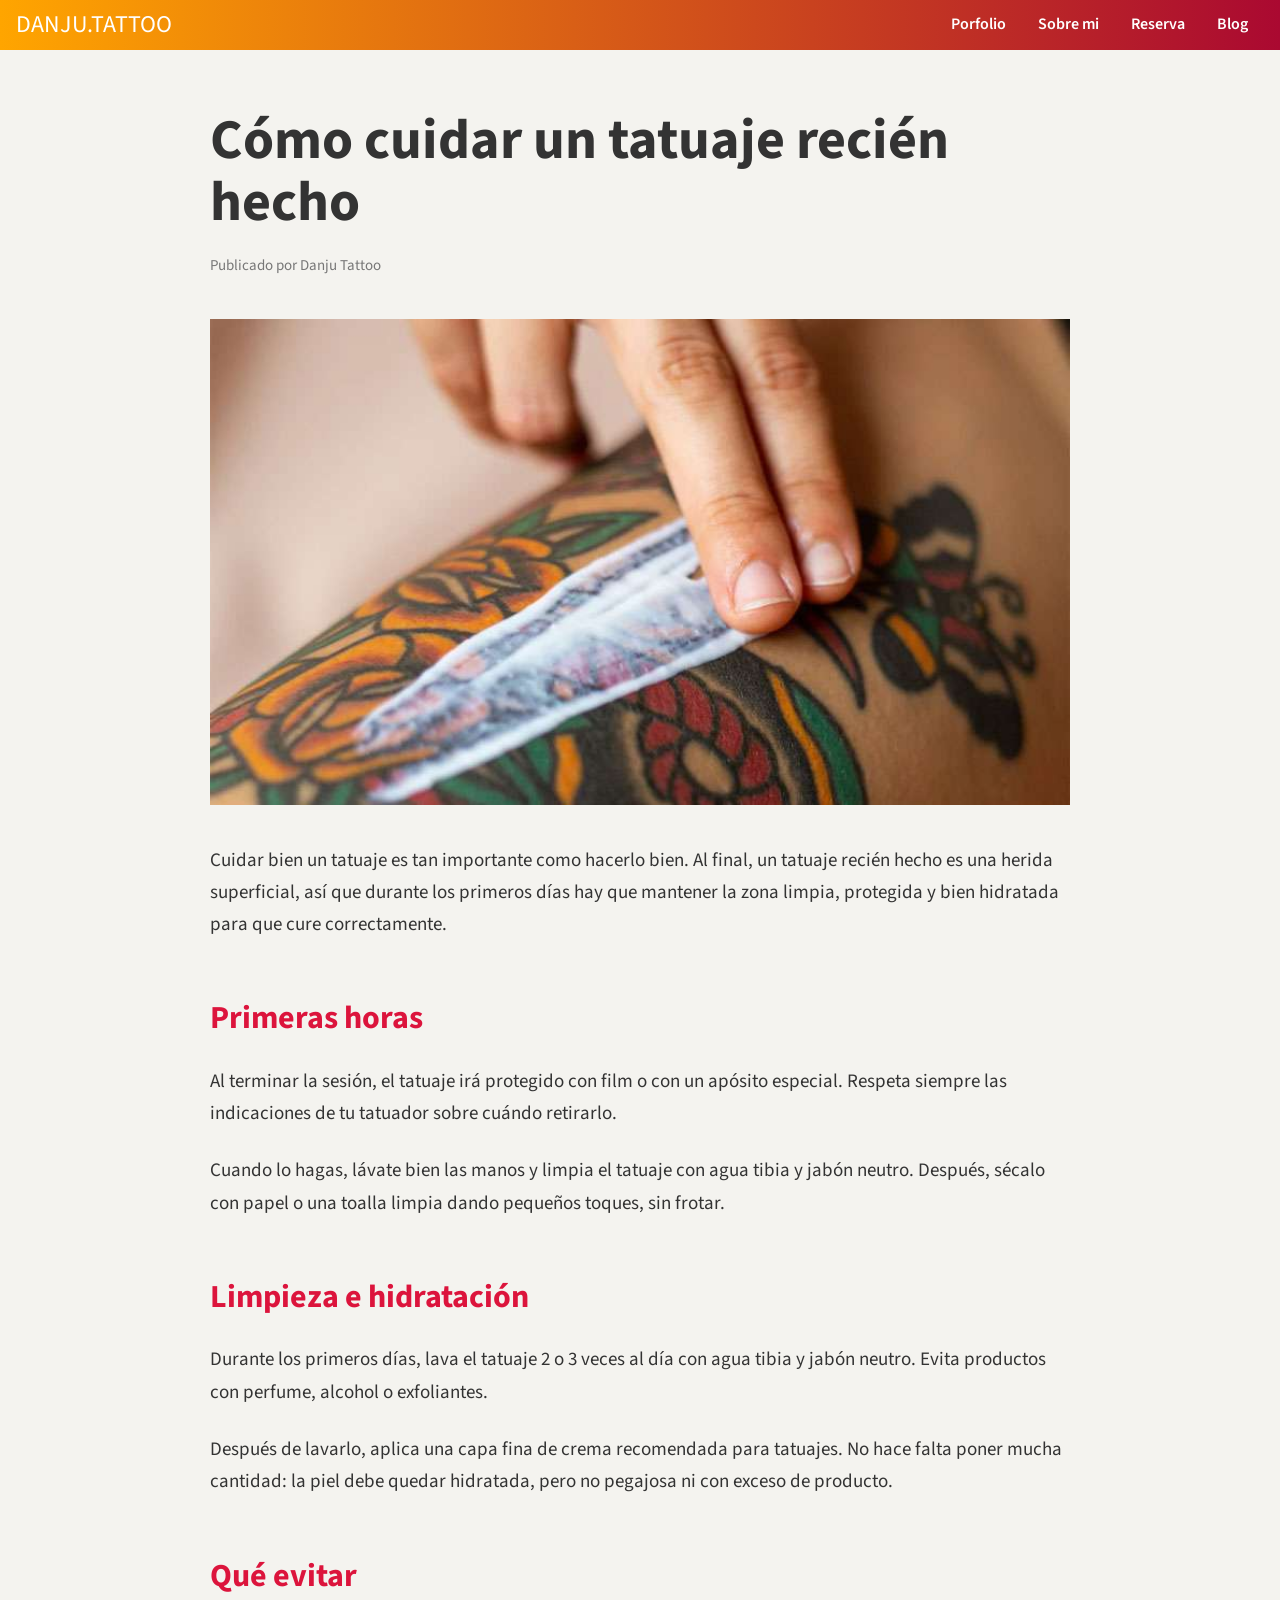
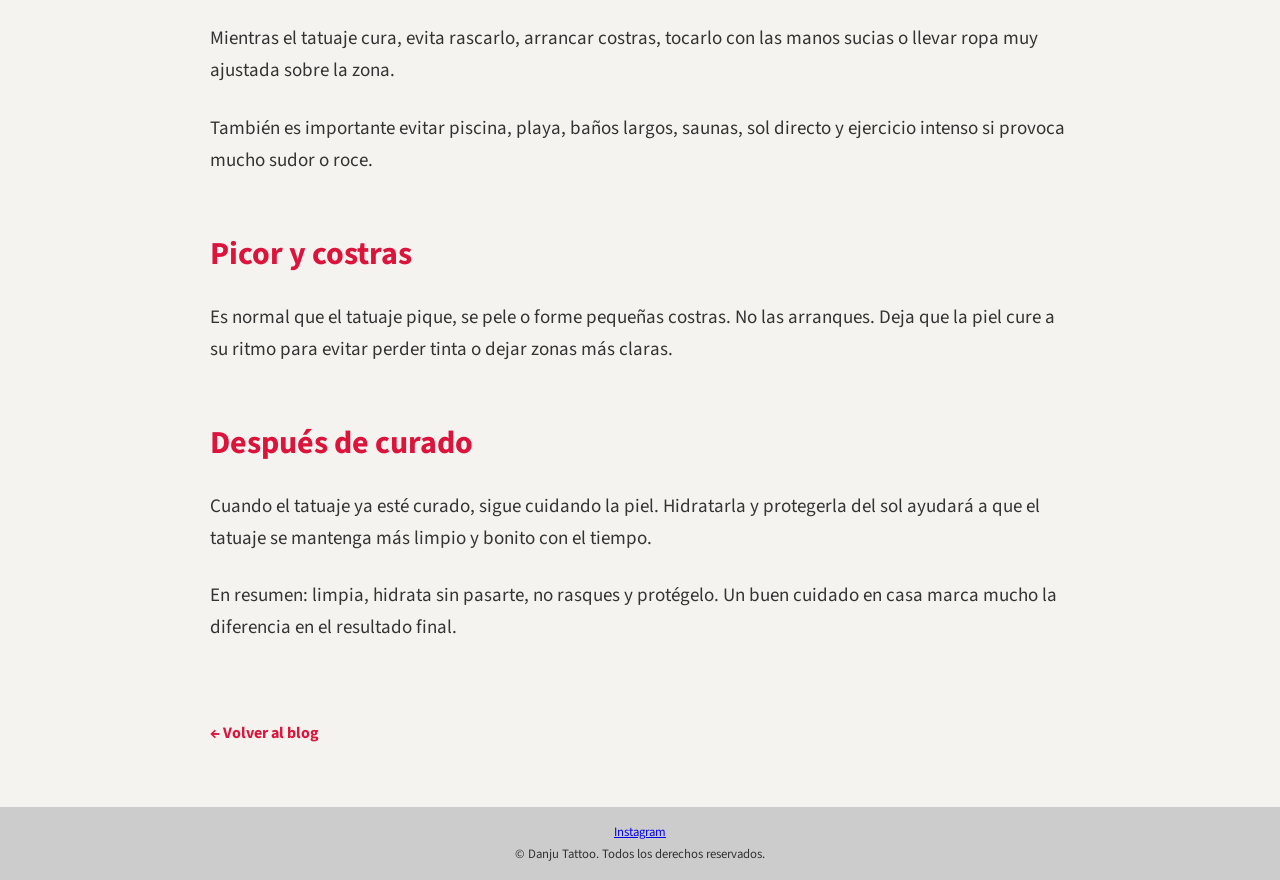
<file: articulo1.html>
<!doctype html>
<html lang="es">

<head>
  <meta charset="UTF-8">
  <meta name="viewport" content="width=device-width, initial-scale=1">

  <title>Cómo cuidar un tatuaje recién hecho.</title>

  <link href="CSS/navbar.css" rel="stylesheet">
  <link href="CSS/articulo.css" rel="stylesheet">
</head>

<body>

<header class="top-nav">
  <div id="brand">
<a href="index.html" class="logo">DANJU.TATTOO</a> 
  </div>

  <input id="menu-toggle" type="checkbox">

  <label class="menu-button-container" for="menu-toggle">
    <div class="menu-button"></div>
  </label>

   <ul class="menu">
          <li><a href="index.html">Porfolio</a></li>
          <li><a href="sobre_mi.html">Sobre mi</a></li>
              <li><a href="contacto.html">Reserva</a></li>
          <li><a href="blog.html">Blog</a></li>
 
        </ul>
</header>

<main class="post">

  <h1>Cómo cuidar un tatuaje recién hecho</h1>

  <div class="post-meta">
    Publicado por Danju Tattoo
  </div>

  <div class="post-image">
    <img src="images/cuidados.jpg" alt="cuidados">
  </div>

  <div class="post-content">

    <p>
    Cuidar bien un tatuaje es tan importante como hacerlo bien. Al final, un tatuaje recién hecho es una herida superficial, así que durante los primeros días hay que mantener la zona limpia, protegida y bien hidratada para que cure correctamente. 
    </p>

    <h2> Primeras horas</h2>
    <p>
    Al terminar la sesión, el tatuaje irá protegido con film o con un apósito especial. Respeta siempre las indicaciones de tu tatuador sobre cuándo retirarlo.
    </p>

    <p>
        Cuando lo hagas, lávate bien las manos y limpia el tatuaje con agua tibia y jabón neutro. Después, sécalo con papel o una toalla limpia dando pequeños toques, sin frotar.
    </p>


      <h2>Limpieza e hidratación</h2>
    <p>
        Durante los primeros días, lava el tatuaje 2 o 3 veces al día con agua tibia y jabón neutro. Evita productos con perfume, alcohol o exfoliantes.
    </p>
    <p>
    Después de lavarlo, aplica una capa fina de crema recomendada para tatuajes. No hace falta poner mucha cantidad: la piel debe quedar hidratada, pero no pegajosa ni con exceso de producto.
    </p>
    <h2>Qué evitar</h2>
    <p>
    Mientras el tatuaje cura, evita rascarlo, arrancar costras, tocarlo con las manos sucias o llevar ropa muy ajustada sobre la zona.
    </p>
    <p>
    También es importante evitar piscina, playa, baños largos, saunas, sol directo y ejercicio intenso si provoca mucho sudor o roce.
    </p>

    <h2>
        Picor y costras
    </h2>
    <p>
    Es normal que el tatuaje pique, se pele o forme pequeñas costras. No las arranques. Deja que la piel cure a su ritmo para evitar perder tinta o dejar zonas más claras.
    </p>

    <h2>
        Después de curado
    </h2>
    <p>
       Cuando el tatuaje ya esté curado, sigue cuidando la piel. Hidratarla y protegerla del sol ayudará a que el tatuaje se mantenga más limpio y bonito con el tiempo. 
    </p>
    <p>
        En resumen: limpia, hidrata sin pasarte, no rasques y protégelo. Un buen cuidado en casa marca mucho la diferencia en el resultado final.
    </p>

</div>

  <a href="blog.html" class="volver">
    ← Volver al blog
  </a>

</main>


<footer>
  <p>
    <a href="https://www.instagram.com/danju.tattoo/" target="_blank" rel="noopener noreferrer">

      Instagram
    </a>
    <br>
    © Danju Tattoo. Todos los derechos reservados.
  </p>
</footer>
</body>
</html>
</file>
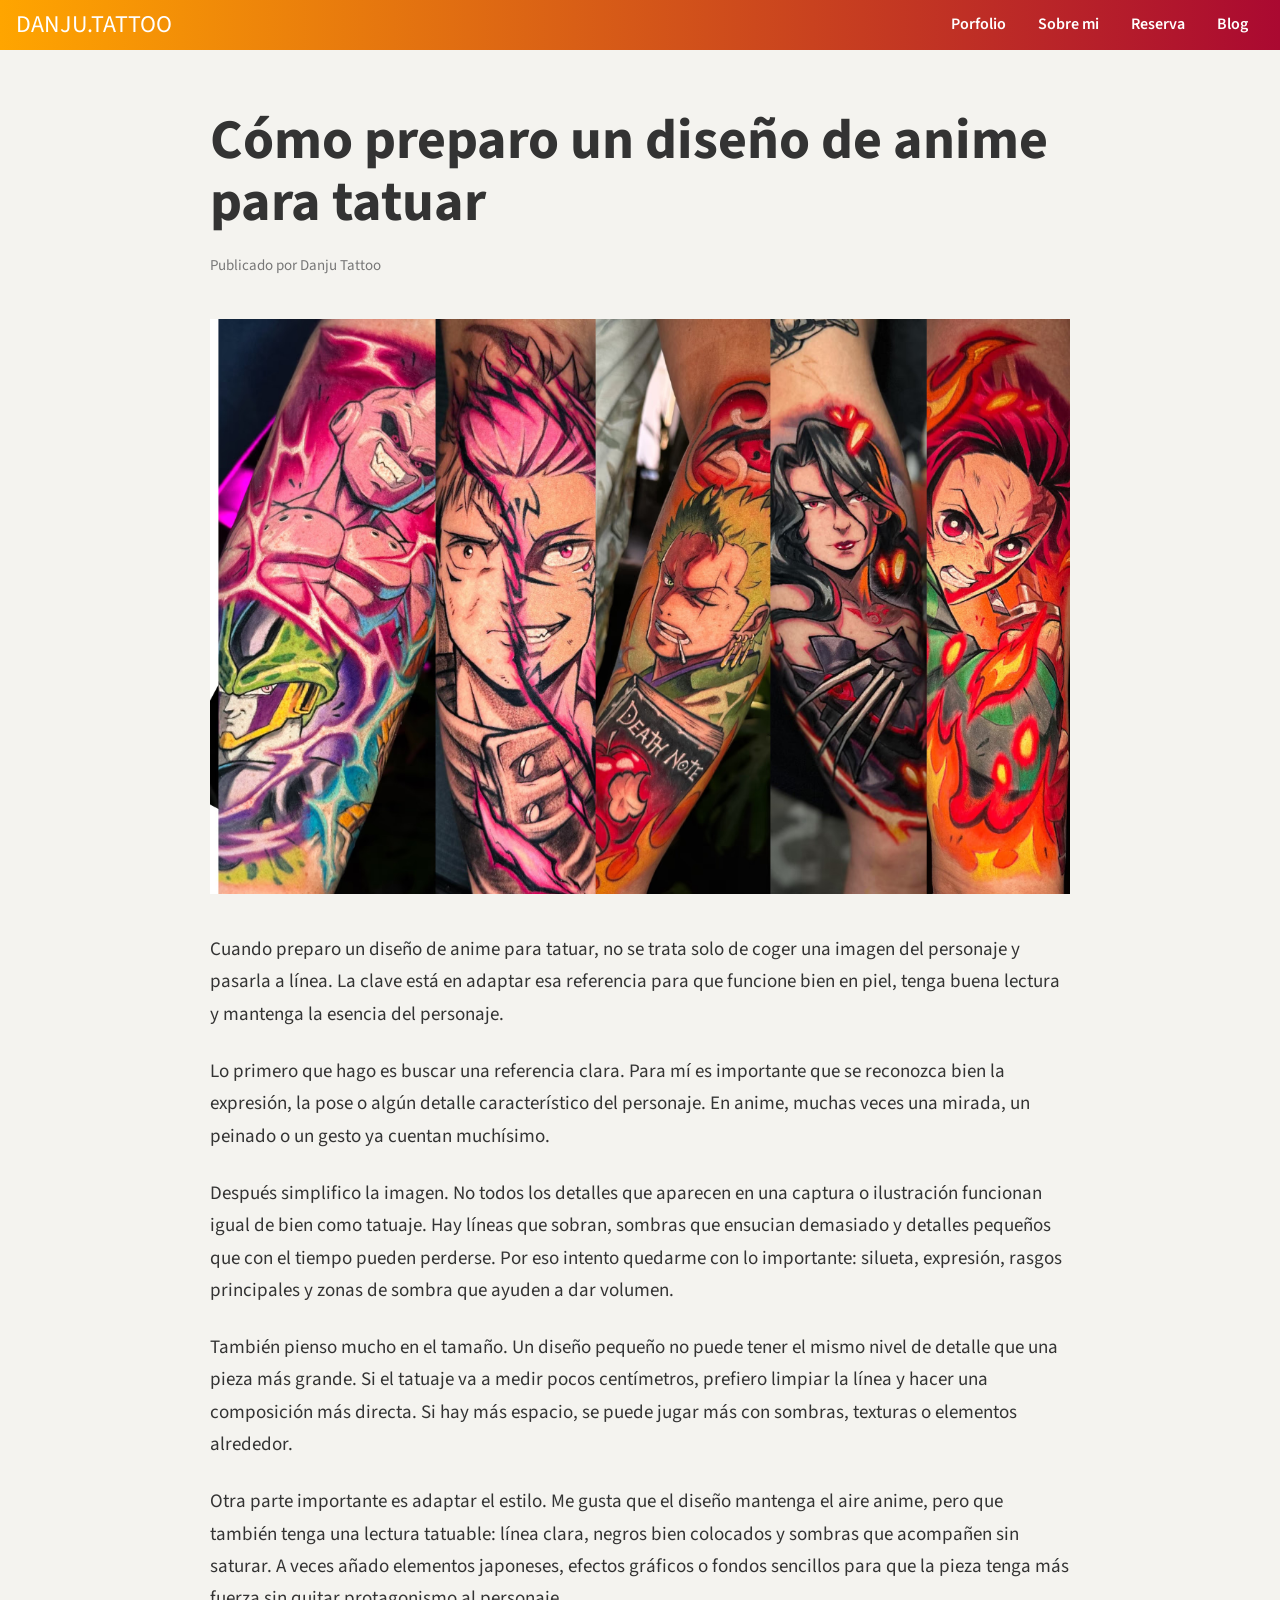
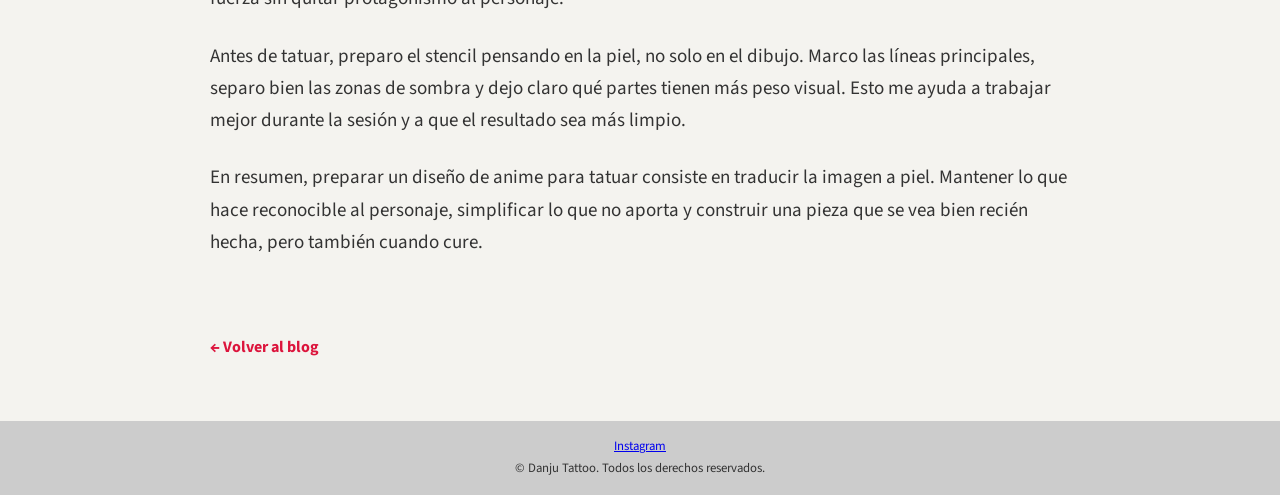
<file: articulo3.html>
<!doctype html>
<html lang="es">

<head>
  <meta charset="UTF-8">
  <meta name="viewport" content="width=device-width, initial-scale=1">

  <title>Cómo preparo un diseño de anime para tatuar</title>

  <link href="CSS/navbar.css" rel="stylesheet">
  <link href="CSS/articulo.css" rel="stylesheet">
</head>

<body>

<header class="top-nav">
  <div id="brand">
<a href="index.html" class="logo">DANJU.TATTOO</a>
  </div>

  <input id="menu-toggle" type="checkbox">

  <label class="menu-button-container" for="menu-toggle">
    <div class="menu-button"></div>
  </label>

   <ul class="menu">
          <li><a href="index.html">Porfolio</a></li>
          <li><a href="sobre_mi.html">Sobre mi</a></li>
              <li><a href="contacto.html">Reserva</a></li>
          <li><a href="blog.html">Blog</a></li>
 
        </ul>
</header>

<main class="post">

  <h1>Cómo preparo un diseño de anime para tatuar</h1>

  <div class="post-meta">
    Publicado por Danju Tattoo
  </div>

  <div class="post-image">
    <img src="images/animeblog.jpg" alt="Anime">
  </div>

  <div class="post-content">

    <p>
Cuando preparo un diseño de anime para tatuar, no se trata solo de coger una imagen del personaje y pasarla a línea. La clave está en adaptar esa referencia para que funcione bien en piel, tenga buena lectura y mantenga la esencia del personaje.
    </p>

    <p>
Lo primero que hago es buscar una referencia clara. Para mí es importante que se reconozca bien la expresión, la pose o algún detalle característico del personaje. En anime, muchas veces una mirada, un peinado o un gesto ya cuentan muchísimo.
    </p>

    <p>
Después simplifico la imagen. No todos los detalles que aparecen en una captura o ilustración funcionan igual de bien como tatuaje. Hay líneas que sobran, sombras que ensucian demasiado y detalles pequeños que con el tiempo pueden perderse. Por eso intento quedarme con lo importante: silueta, expresión, rasgos principales y zonas de sombra que ayuden a dar volumen.
    </p>

    <p>
También pienso mucho en el tamaño. Un diseño pequeño no puede tener el mismo nivel de detalle que una pieza más grande. Si el tatuaje va a medir pocos centímetros, prefiero limpiar la línea y hacer una composición más directa. Si hay más espacio, se puede jugar más con sombras, texturas o elementos alrededor.
    </p>

    <p>
      Otra parte importante es adaptar el estilo. Me gusta que el diseño mantenga el aire anime, pero que también tenga una lectura tatuable: línea clara, negros bien colocados y sombras que acompañen sin saturar. A veces añado elementos japoneses, efectos gráficos o fondos sencillos para que la pieza tenga más fuerza sin quitar protagonismo al personaje.
    </p>

    <p>
      Antes de tatuar, preparo el stencil pensando en la piel, no solo en el dibujo. Marco las líneas principales, separo bien las zonas de sombra y dejo claro qué partes tienen más peso visual. Esto me ayuda a trabajar mejor durante la sesión y a que el resultado sea más limpio.
    </p>

    <p>
      En resumen, preparar un diseño de anime para tatuar consiste en traducir la imagen a piel. Mantener lo que hace reconocible al personaje, simplificar lo que no aporta y construir una pieza que se vea bien recién hecha, pero también cuando cure.
    </p>


  </div>

  <a href="blog.html" class="volver">
    ← Volver al blog
  </a>

</main>


<footer>
  <p>
    <a href="https://www.instagram.com/danju.tattoo/" target="_blank" rel="noopener noreferrer">

      Instagram
    </a>
    <br>
    © Danju Tattoo. Todos los derechos reservados.
  </p>
</footer> 
</body>
</html>
</file>
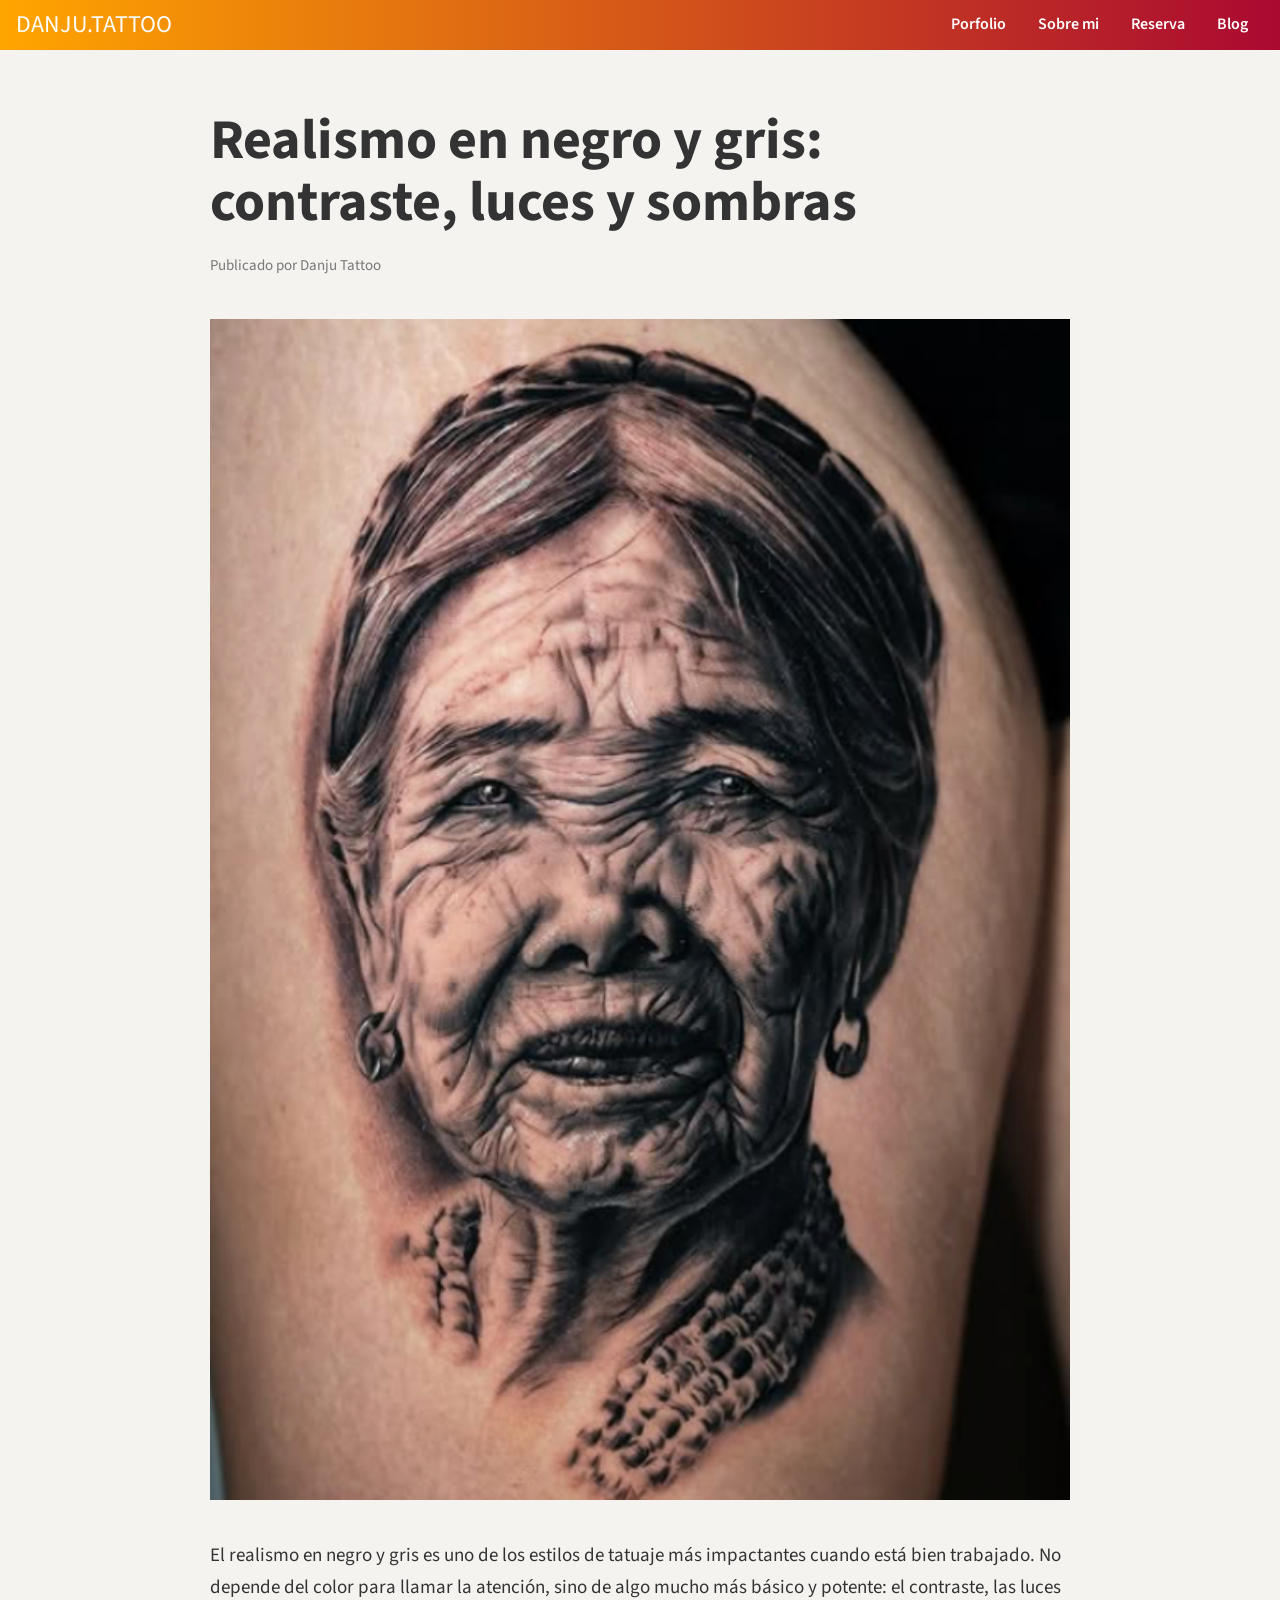
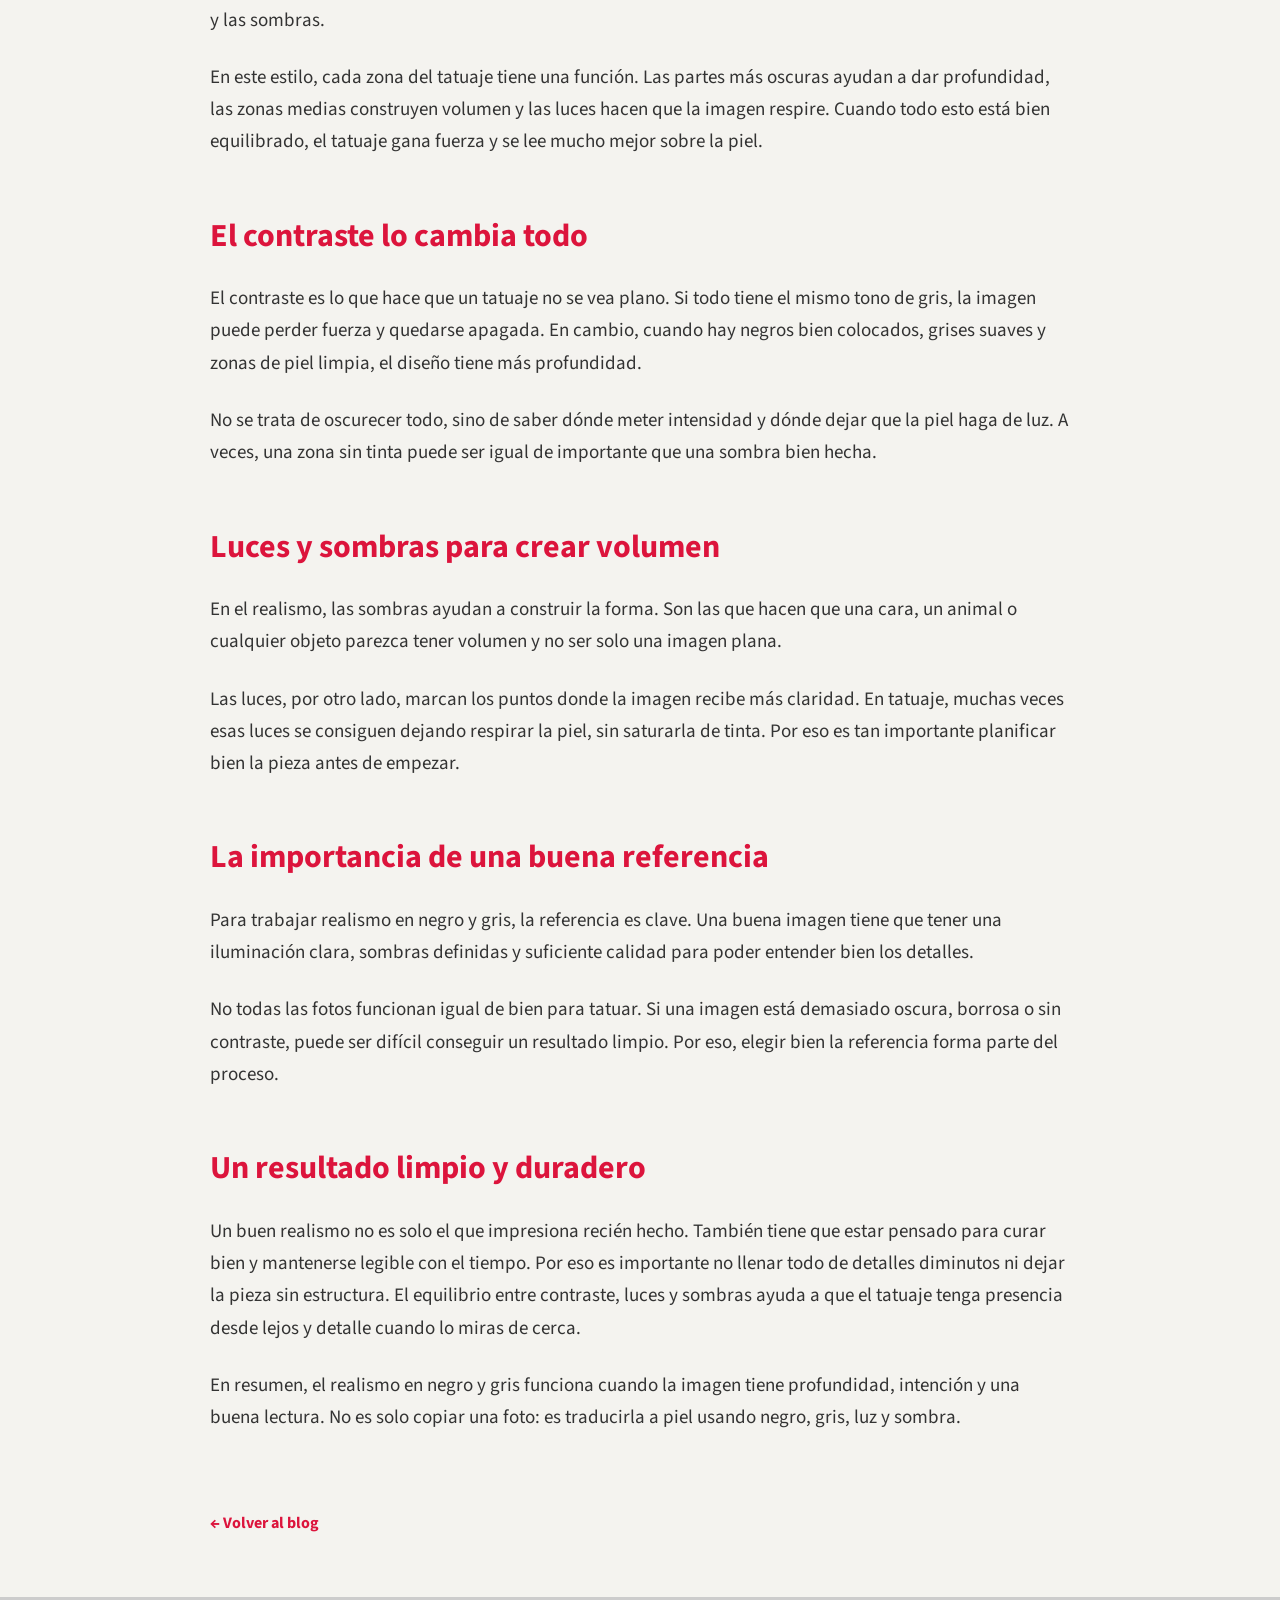
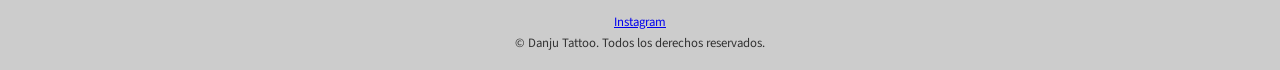
<file: articulo4.html>
<!doctype html>
<html lang="es">

<head>
  <meta charset="UTF-8">
  <meta name="viewport" content="width=device-width, initial-scale=1">

  <title>Realismo en negro y gris: contraste, luces y sombras</title>

  <link href="CSS/navbar.css" rel="stylesheet">
  <link href="CSS/articulo.css" rel="stylesheet">
</head>

<body>

<header class="top-nav">
  <div id="brand">
<a href="index.html" class="logo">DANJU.TATTOO</a>
  </div>

  <input id="menu-toggle" type="checkbox">

  <label class="menu-button-container" for="menu-toggle">
    <div class="menu-button"></div>
  </label>

   <ul class="menu">
          <li><a href="index.html">Porfolio</a></li>
          <li><a href="sobre_mi.html">Sobre mi</a></li>
          <li><a href="contacto.html">Reserva</a></li>
          <li><a href="blog.html">Blog</a></li>
      
        </ul>
</header>

<main class="post">

  <h1>Realismo en negro y gris: contraste, luces y sombras</h1>

  <div class="post-meta">
    Publicado por Danju Tattoo
  </div>

  <div class="post-image">
    <img src="images/retratobourbonart.png" alt="retratobourbonart">
  </div>

  <div class="post-content">

    <p>
    El realismo en negro y gris es uno de los estilos de tatuaje más impactantes cuando está bien trabajado. No depende del color para llamar la atención, sino de algo mucho más básico y potente: el contraste, las luces y las sombras.    </p>

    <p>
      En este estilo, cada zona del tatuaje tiene una función. Las partes más oscuras ayudan a dar profundidad, las zonas medias construyen volumen y las luces hacen que la imagen respire. Cuando todo esto está bien equilibrado, el tatuaje gana fuerza y se lee mucho mejor sobre la piel.
    </p>

    <h2>El contraste lo cambia todo</h2>

    <p>
      El contraste es lo que hace que un tatuaje no se vea plano. Si todo tiene el mismo tono de gris, la imagen puede perder fuerza y quedarse apagada. En cambio, cuando hay negros bien colocados, grises suaves y zonas de piel limpia, el diseño tiene más profundidad.
    </p>

    <p>
No se trata de oscurecer todo, sino de saber dónde meter intensidad y dónde dejar que la piel haga de luz. A veces, una zona sin tinta puede ser igual de importante que una sombra bien hecha.    
    </p>

<h2>Luces y sombras para crear volumen</h2>
    <p>
      En el realismo, las sombras ayudan a construir la forma. Son las que hacen que una cara, un animal o cualquier objeto parezca tener volumen y no ser solo una imagen plana.
    </p>

    <p>
      Las luces, por otro lado, marcan los puntos donde la imagen recibe más claridad. En tatuaje, muchas veces esas luces se consiguen dejando respirar la piel, sin saturarla de tinta. Por eso es tan importante planificar bien la pieza antes de empezar.
    </p>

    <h2>La importancia de una buena referencia</h2>

  <p>
    Para trabajar realismo en negro y gris, la referencia es clave. Una buena imagen tiene que tener una iluminación clara, sombras definidas y suficiente calidad para poder entender bien los detalles.
  </p>

  <p>
    No todas las fotos funcionan igual de bien para tatuar. Si una imagen está demasiado oscura, borrosa o sin contraste, puede ser difícil conseguir un resultado limpio. Por eso, elegir bien la referencia forma parte del proceso.
  </p>

  <h2>
    Un resultado limpio y duradero
  </h2>

  <p>
    Un buen realismo no es solo el que impresiona recién hecho. También tiene que estar pensado para curar bien y mantenerse legible con el tiempo. Por eso es importante no llenar todo de detalles diminutos ni dejar la pieza sin estructura.
El equilibrio entre contraste, luces y sombras ayuda a que el tatuaje tenga presencia desde lejos y detalle cuando lo miras de cerca.
  </p>

  <p>
    En resumen, el realismo en negro y gris funciona cuando la imagen tiene profundidad, intención y una buena lectura. No es solo copiar una foto: es traducirla a piel usando negro, gris, luz y sombra.
  </p>

  </div>

  <a href="blog.html" class="volver">
    ← Volver al blog
  </a>

</main>


<footer>
  <p>
    <a href="https://www.instagram.com/danju.tattoo/" target="_blank" rel="noopener noreferrer">

      Instagram
    </a>
    <br>
    © Danju Tattoo. Todos los derechos reservados.
  </p>
</footer>
</body>
</html>
</file>
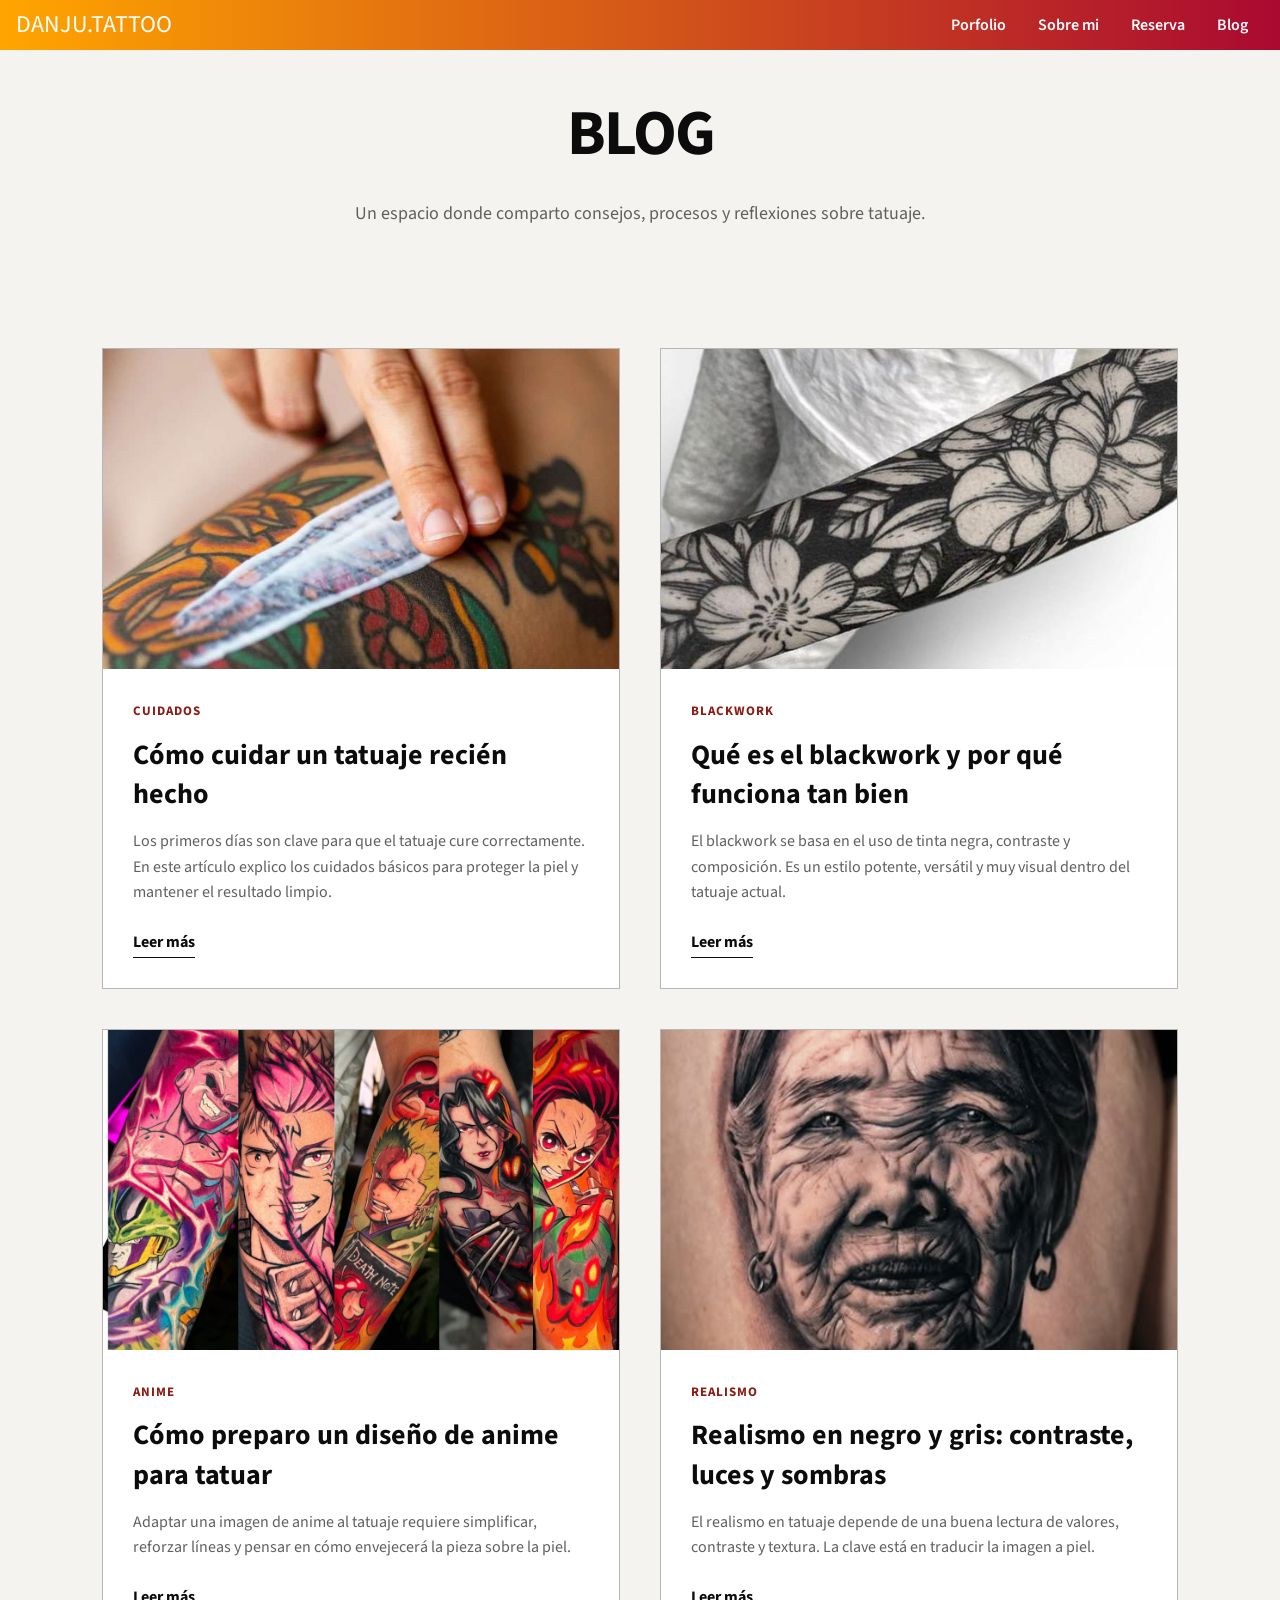
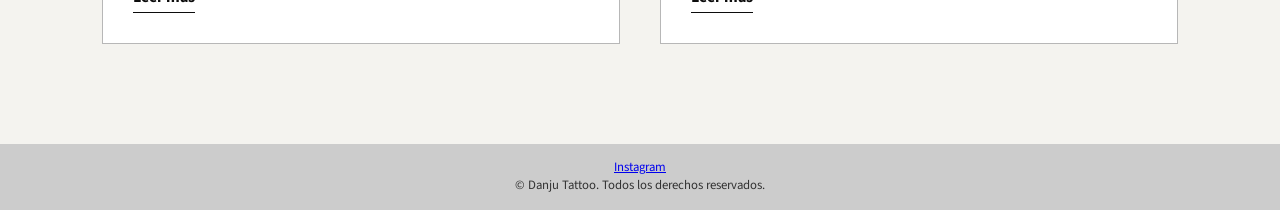
<file: blog.html>
<!doctype html>
<html lang="es">

<head>
    <meta charset="UTF-8">
    <meta name="viewport" content="width=device-width, initial-scale=1">

    <title>Blog | Danju Tattoo</title>

<link href="CSS/navbar.css" rel="stylesheet" type="text/css">
<link href="CSS/blogcss.css" rel="stylesheet" type="text/css">

</head>

<body>

    <header class="top-nav">
        <div id="brand">
    <a href="index.html" class="logo"> DANJU.TATTOO </a> 
        </div>

        <input id="menu-toggle" type="checkbox" />

        <label class="menu-button-container" for="menu-toggle">
            <div class="menu-button"></div>
        </label>

     <ul class="menu">
          <li><a href="index.html">Porfolio</a></li>
          <li><a href="sobre_mi.html">Sobre mi</a></li>
          <li><a href="contacto.html">Reserva</a></li>
          <li><a href="blog.html">Blog</a></li>
        </ul>
    </header>

    <main>

        <section class="blog-hero">
            <h1>Blog</h1>

            <p>
                Un espacio donde comparto consejos, procesos y reflexiones sobre tatuaje.
            </p>
        </section>

        <section class="blog-container">

            <article class="blog-card">
                <img src="images/cuidados.jpg" alt="Cuidados de un tatuaje recién hecho">

                <div class="blog-content">
                    <span class="blog-category">Cuidados</span>

                    <h2>Cómo cuidar un tatuaje recién hecho</h2>

                    <p>
                        Los primeros días son clave para que el tatuaje cure correctamente.
                        En este artículo explico los cuidados básicos para proteger la piel y mantener el resultado limpio.
                    </p>

                    <a href="articulo1.html" class="blog-button">Leer más</a>
                </div>
            </article>

            <article class="blog-card">
                <img src="images/blackwork.jpg" alt="Tatuaje blackwork">

                <div class="blog-content">
                    <span class="blog-category">Blackwork</span>

                    <h2>Qué es el blackwork y por qué funciona tan bien</h2>

                    <p>
                        El blackwork se basa en el uso de tinta negra, contraste y composición.
                        Es un estilo potente, versátil y muy visual dentro del tatuaje actual.
                    </p>

                    <a href="articulo2.html" class="blog-button">Leer más</a>
                </div>
            </article>

            <article class="blog-card">
                <img src="images/animeblog.jpg" alt="Tatuaje inspirado en anime">

                <div class="blog-content">
                    <span class="blog-category">Anime</span>

                    <h2>Cómo preparo un diseño de anime para tatuar</h2>

                    <p>
                        Adaptar una imagen de anime al tatuaje requiere simplificar,
                        reforzar líneas y pensar en cómo envejecerá la pieza sobre la piel.
                    </p>

                    <a href="articulo3.html" class="blog-button">Leer más</a>
                </div>
            </article>

            <article class="blog-card">
                <img src="images/retratobourbonart.png" alt="Tatuaje realista en negro y gris">

                <div class="blog-content">
                    <span class="blog-category">Realismo</span>

                    <h2>Realismo en negro y gris: contraste, luces y sombras</h2>

                    <p>
                        El realismo en tatuaje depende de una buena lectura de valores,
                        contraste y textura. La clave está en traducir la imagen a piel.
                    </p>

                    <a href="articulo4.html" class="blog-button">Leer más</a>
                </div>
            </article>

        </section>

    </main>


<footer>
  <p>
    <a href="https://www.instagram.com/danju.tattoo/" target="_blank" rel="noopener noreferrer">

      Instagram
    </a>
    <br>
    © Danju Tattoo. Todos los derechos reservados.
  </p>
</footer>
</body>

</html>
</file>
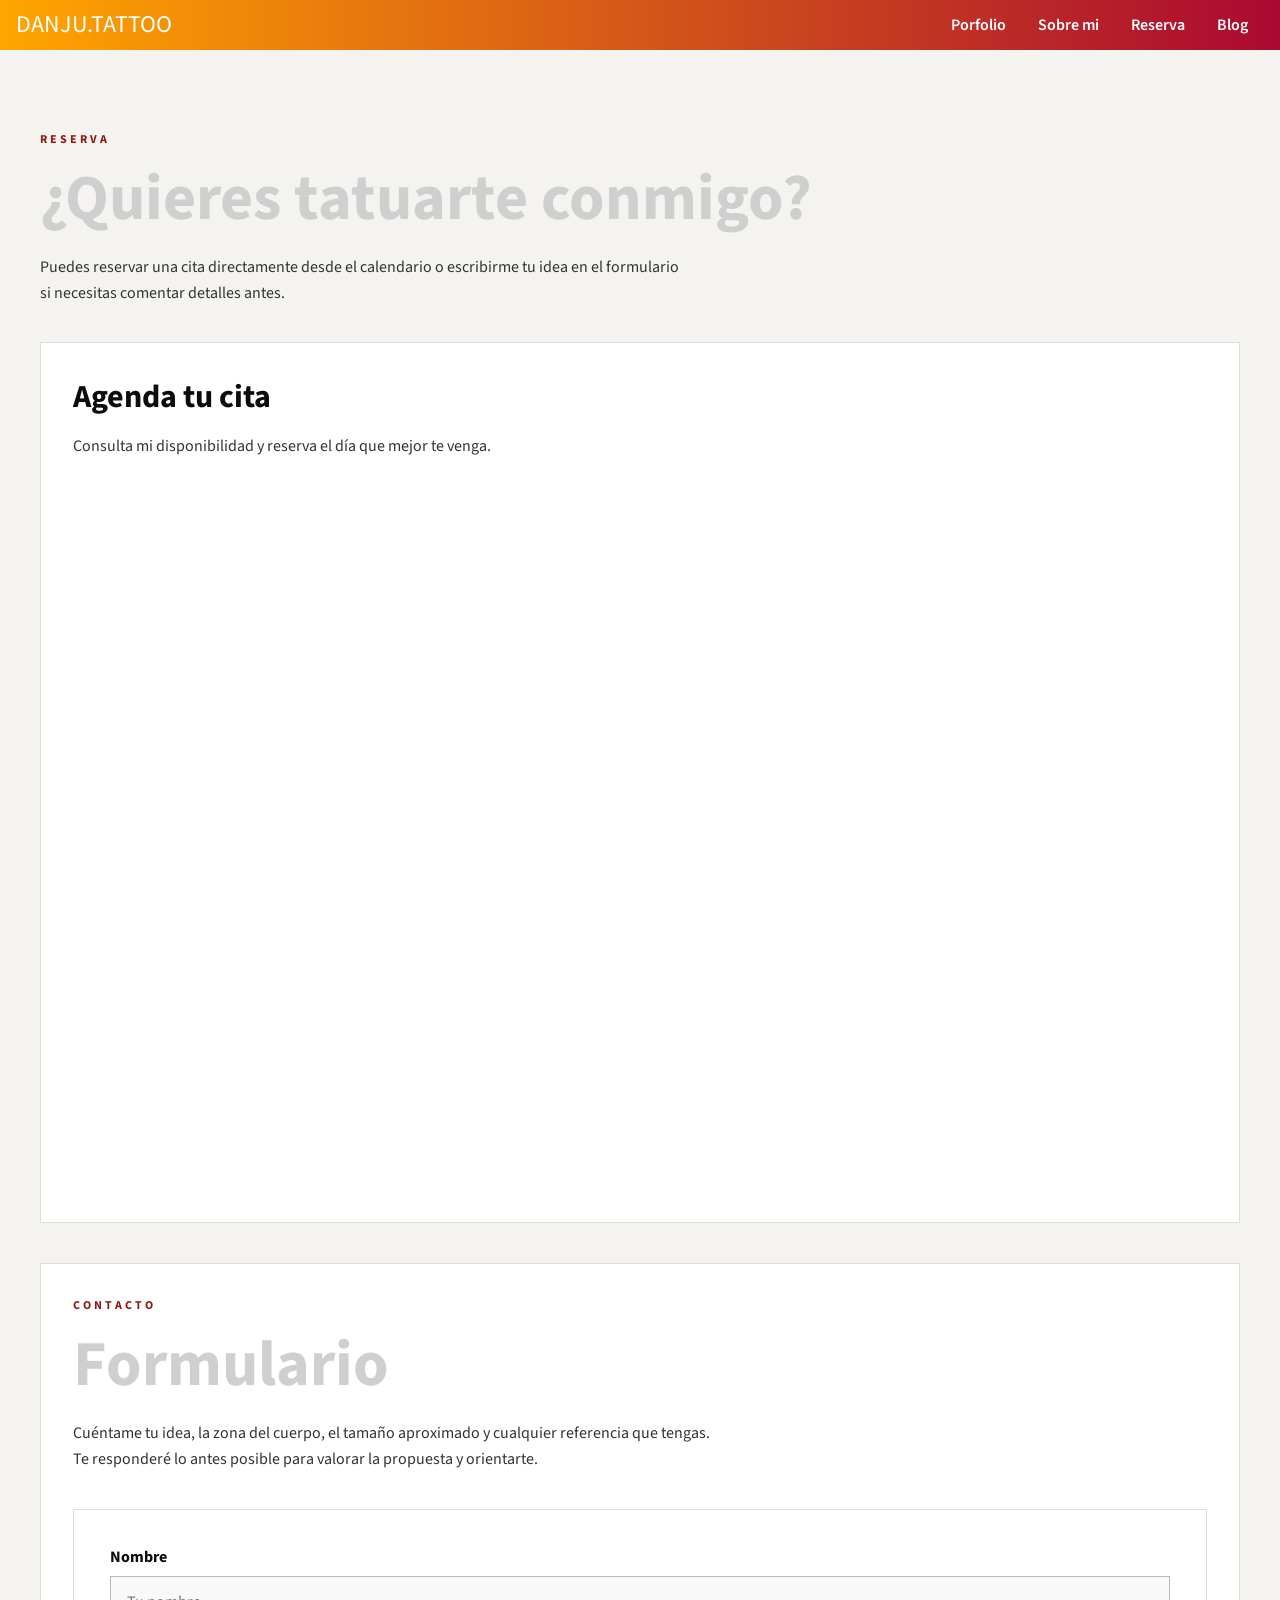
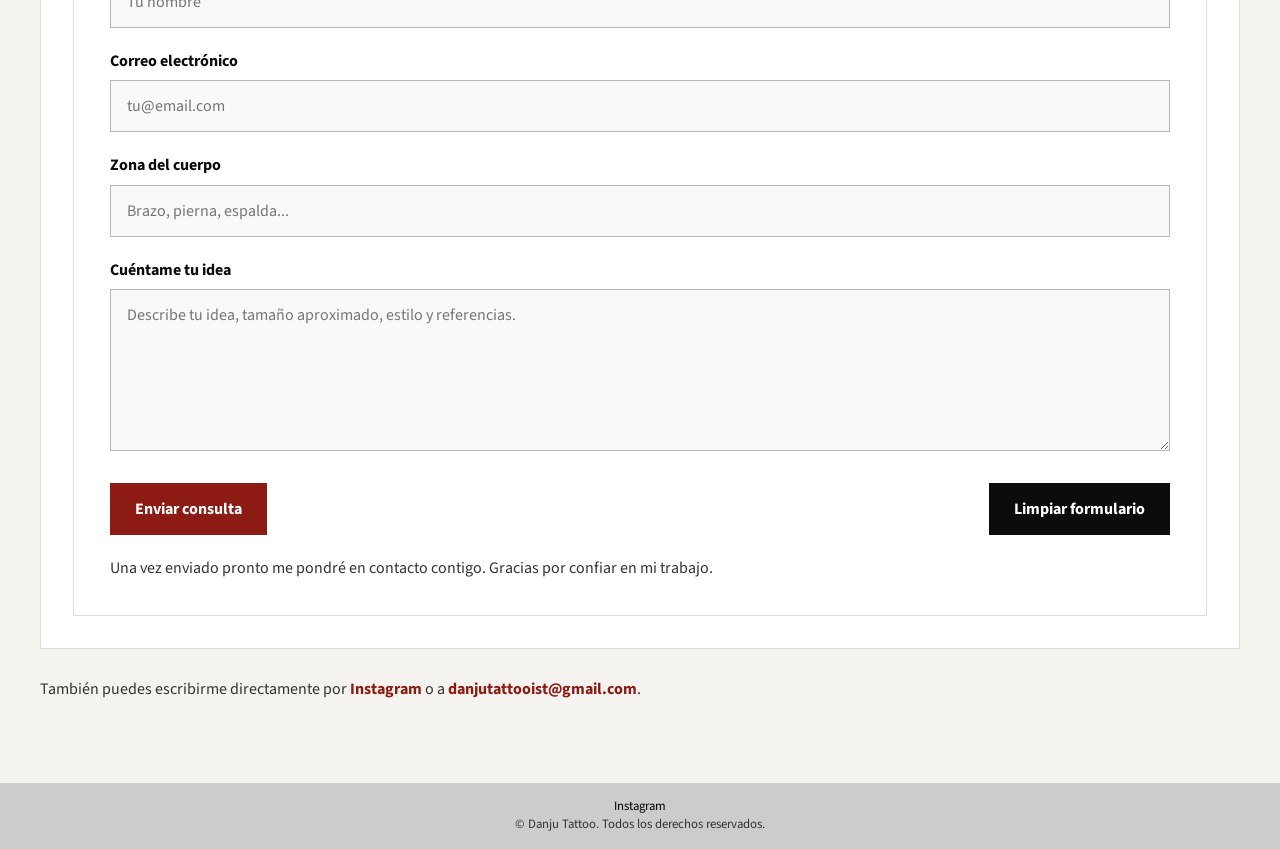
<file: contacto.html>
<!doctype html>
<html lang="es">
  
<head>
  <title>Reserva | Danju Tattoo</title>
  <meta charset="UTF-8">
  <meta name="viewport" content="width=device-width, initial-scale=1">

  <link href="CSS/navbar.css" rel="stylesheet" type="text/css">
  <link href="CSS/porfolio.css" rel="stylesheet" type="text/css">
  <link href="CSS/contacto.css" rel="stylesheet" type="text/css">
</head>
    
<body>

  <header class="top-nav">
    <div id="brand">
      <a href="index.html" class="logo">DANJU.TATTOO</a> 
    </div>
        
    <input id="menu-toggle" type="checkbox" />

    <label class="menu-button-container" for="menu-toggle">
      <div class="menu-button"></div>
    </label>
      
    <ul class="menu">
      <li><a href="index.html">Porfolio</a></li>
      <li><a href="sobre_mi.html">Sobre mi</a></li>
      <li><a href="contacto.html">Reserva</a></li>
      <li><a href="blog.html">Blog</a></li>
    </ul>
  </header>

  <section class="contacto">
    <div class="contacto-contenido">
    <div clas="reserva-grid">
      
      <div class="contacto-intro">
        <p class="section-label">Reserva</p>
        <h1>¿Quieres tatuarte conmigo?</h1>
        <p>
          Puedes reservar una cita directamente desde el calendario o escribirme tu idea en el formulario si necesitas comentar detalles antes.
        </p>
      </div>

      <section class="calendario-reserva">
        <div class="calendario-texto">
          <h2>Agenda tu cita</h2>
          <p>Consulta mi disponibilidad y reserva el día que mejor te venga.</p>
        </div>

        <div class="calendario-iframe">
          <!-- Google Calendar Appointment Scheduling begin -->
          <iframe 
            src="https://calendar.google.com/calendar/appointments/schedules/AcZssZ1Q-AXFM3fIIr489jemTvQiHQRCa7uj4taAEKbQ4PTPi7RySP3t5M_sn8DpRV84sfqq2O10_QHD?gv=true" 
            style="border: 0" 
            width="100%" 
            height="600" 
            frameborder="0">
          </iframe>
          <!-- end Google Calendar Appointment Scheduling -->
        </div>
      </section>

      <section class="formulario-reserva">
        <div class="contacto-intro">
          <p class="section-label">Contacto</p>
          <h1>Formulario</h1>
          <p>
            Cuéntame tu idea, la zona del cuerpo, el tamaño aproximado y cualquier referencia que tengas.
            Te responderé lo antes posible para valorar la propuesta y orientarte.
          </p>
        </div>

        <form class="contacto-form" action="mailto:danjutattooist@gmail.com" method="post" enctype="text/plain">

          <div class="form-group">
            <label for="nombre">Nombre</label>
            <input type="text" id="nombre" name="Nombre" placeholder="Tu nombre" required>
          </div>

          <div class="form-group">
            <label for="email">Correo electrónico</label>
            <input type="email" id="email" name="Email" placeholder="tu@email.com" required>
          </div>

          <div class="form-group">
            <label for="zona">Zona del cuerpo</label>
            <input type="text" id="zona" name="Zona del cuerpo" placeholder="Brazo, pierna, espalda...">
          </div>

          <div class="form-group">
            <label for="mensaje">Cuéntame tu idea</label>
            <textarea id="mensaje" name="Mensaje" rows="6" placeholder="Describe tu idea, tamaño aproximado, estilo y referencias." required></textarea>
          </div>

          <div class="form-buttons">
            <button type="submit">Enviar consulta</button>
            <button type="reset" class="btn-reset">Limpiar formulario</button>
          </div>

          <p id="form-message" class="form-message">
            Una vez enviado pronto me pondré en contacto contigo. Gracias por confiar en mi trabajo.
          </p>
      
        </form>
      </section>

      <p class="contacto-extra">
        También puedes escribirme directamente por
        <a href="https://www.instagram.com/danju.tattoo/" target="_blank" rel="noopener noreferrer">Instagram</a>
        o a
        <a href="mailto:danjutattooist@gmail.com">danjutattooist@gmail.com</a>.
      </p>

    </div>
  </section>
</div>
<footer>
  <p>
    <a href="https://www.instagram.com/danju.tattoo/" target="_blank" rel="noopener noreferrer">

      Instagram
    </a>
    <br>
    © Danju Tattoo. Todos los derechos reservados.
  </p>
</footer> 
</body>
</html>
</file>
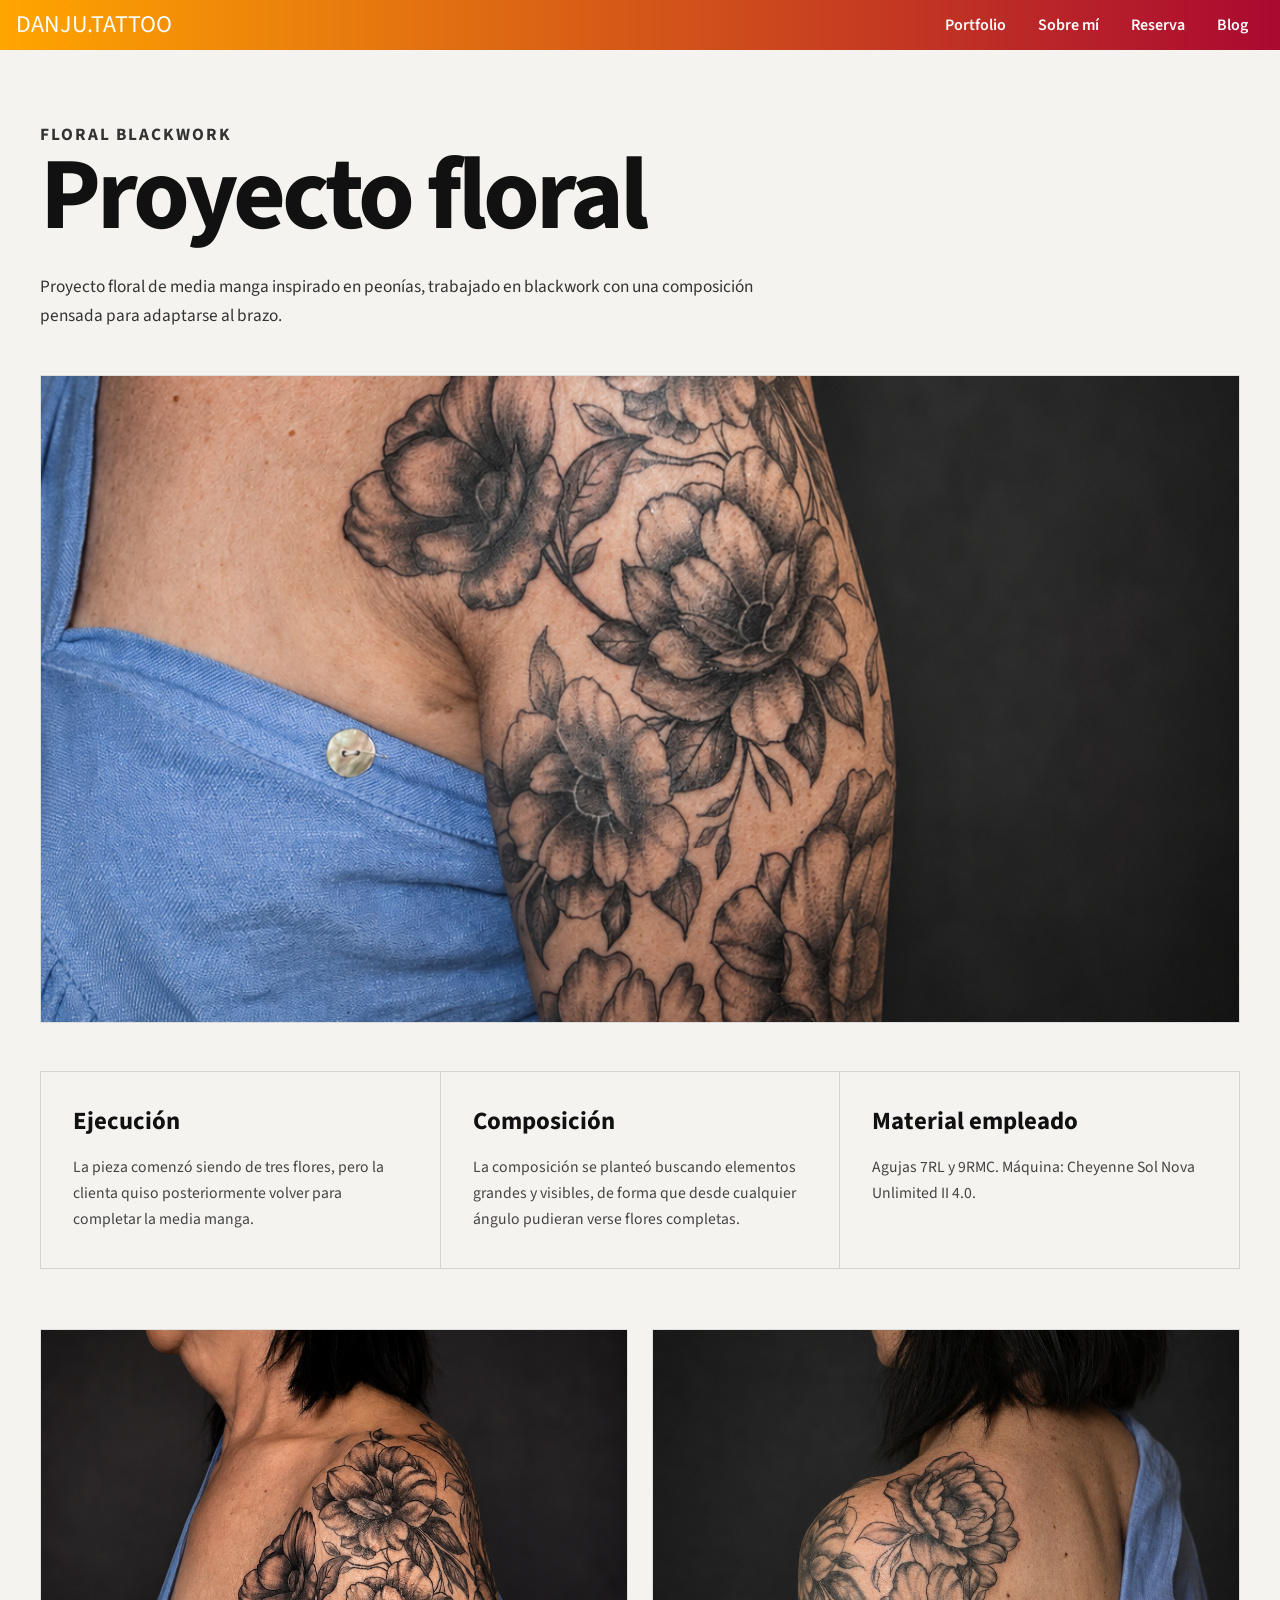
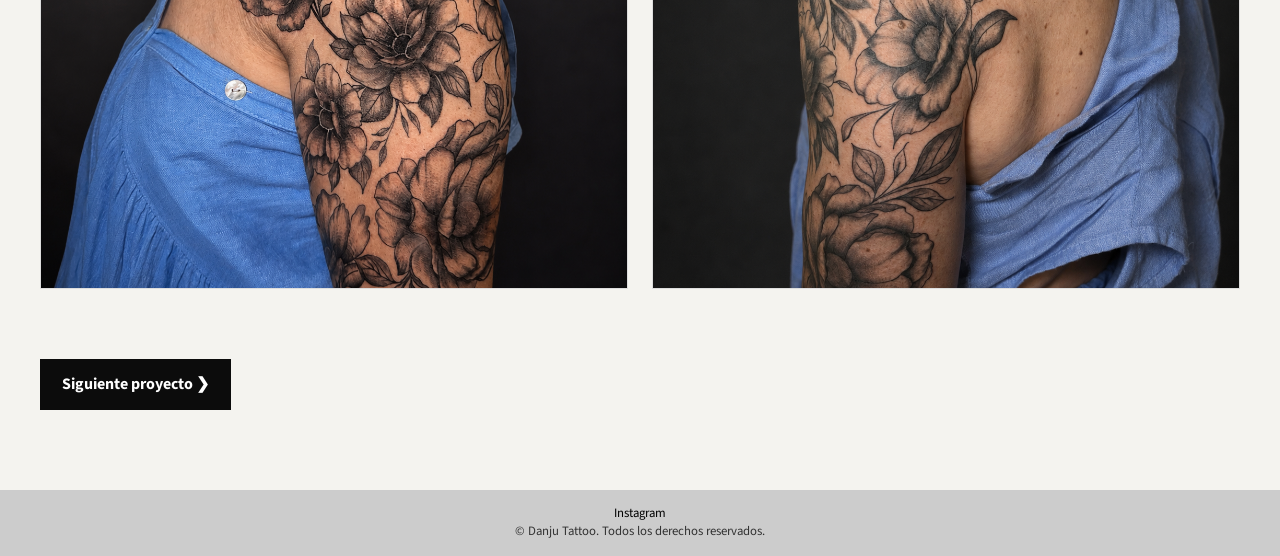
<file: trabajo1.html>
<!doctype html>
<html lang="es">

<head>
  <meta charset="UTF-8">
  <title>Proyecto floral | Danju Tattoo</title>
  <meta name="viewport" content="width=device-width, initial-scale=1">

  <link href="CSS/navbar.css" rel="stylesheet" type="text/css">
  <link href="CSS/trabajo1.css" rel="stylesheet" type="text/css">
</head>
    
<body>

  <header class="top-nav">
    <div id="brand">
      <a href="index.html" class="logo">DANJU.TATTOO</a> 
    </div>
        
    <input id="menu-toggle" type="checkbox" />

    <label class="menu-button-container" for="menu-toggle">
      <div class="menu-button"></div>
    </label>
      
    <ul class="menu">
      <li><a href="index.html">Portfolio</a></li>
      <li><a href="sobre_mi.html">Sobre mí</a></li>
      <li><a href="contacto.html">Reserva</a></li>
      <li><a href="blog.html">Blog</a></li>
    </ul>
  </header>

  <main>

    <section class="proyecto-hero">
      <div class="proyecto-hero-texto">
        <p class="overline">Floral blackwork</p>
        <h1>Proyecto floral</h1>
        <p>
          Proyecto floral de media manga inspirado en peonías, trabajado en blackwork con una composición pensada para adaptarse al brazo.
        </p>
      </div>
    </section>

    <section class="proyecto-imagen-principal">
      <img src="images/floral1.PNG" alt="Proyecto floral completo">
    </section>

    <section class="proyecto-detalles">
      <article>
        <h2>Ejecución</h2>
        <p>
          La pieza comenzó siendo de tres flores, pero la clienta quiso posteriormente volver para completar la media manga.
        </p>
      </article>

      <article>
        <h2>Composición</h2>
        <p>
          La composición se planteó buscando elementos grandes y visibles, de forma que desde cualquier ángulo pudieran verse flores completas.
        </p>
      </article>

      <article>
        <h2>Material empleado</h2>
        <p>
          Agujas 7RL y 9RMC. Máquina: Cheyenne Sol Nova Unlimited II 4.0.
        </p>
      </article>
    </section>

    <section class="proyecto-galeria-simple">
      <img src="images/floral2.PNG" alt="Detalle del proyecto floral">
      <img src="images/floral3.PNG" alt="Detalle floral blackwork">
    </section>

    <div class="pagination">
      <a class="pag" href="trabajo2.html">Siguiente proyecto ❯</a>
    </div>

  </main>
      
  <footer>
    <p>
      <a href="https://www.instagram.com/danju.tattoo/" target="_blank" rel="noopener noreferrer">
        Instagram
      </a>
      <br>
      © Danju Tattoo. Todos los derechos reservados.
    </p>
  </footer> 

</body>
</html>
</body>
</html>
</file>
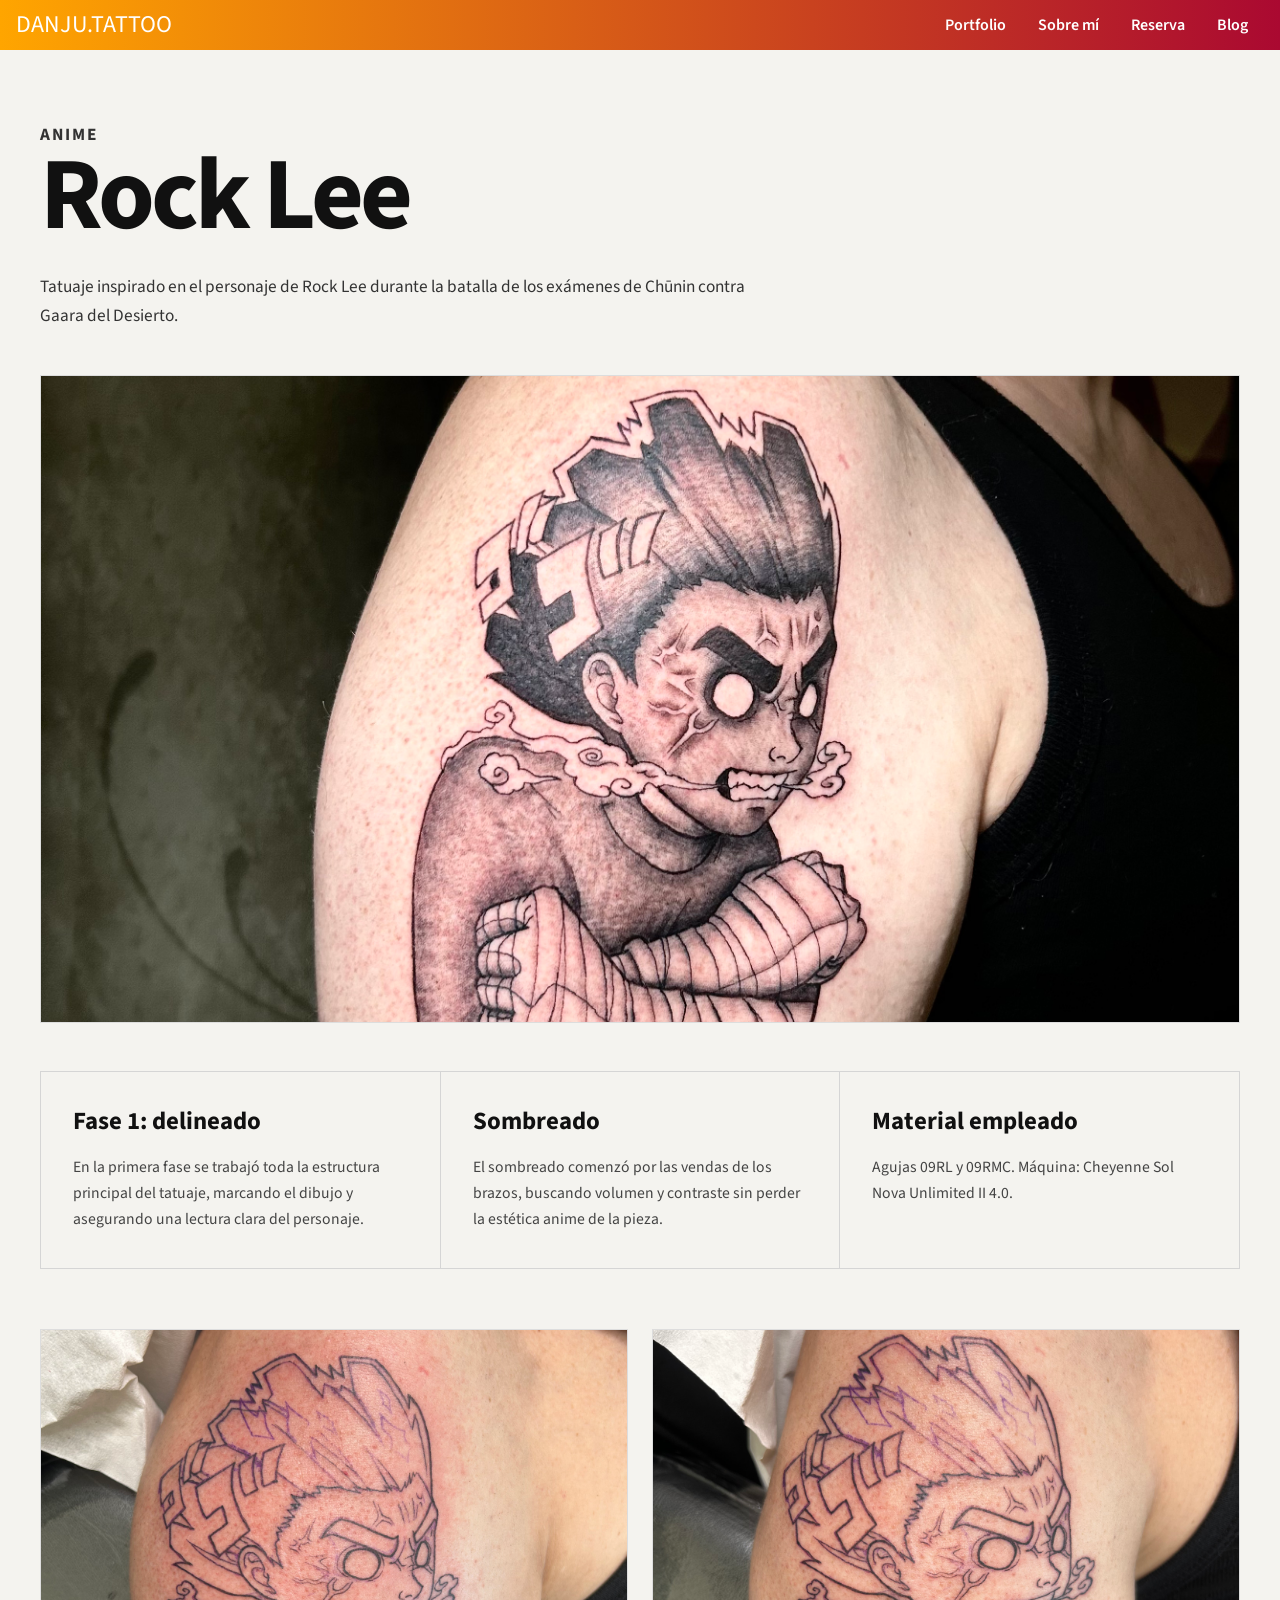
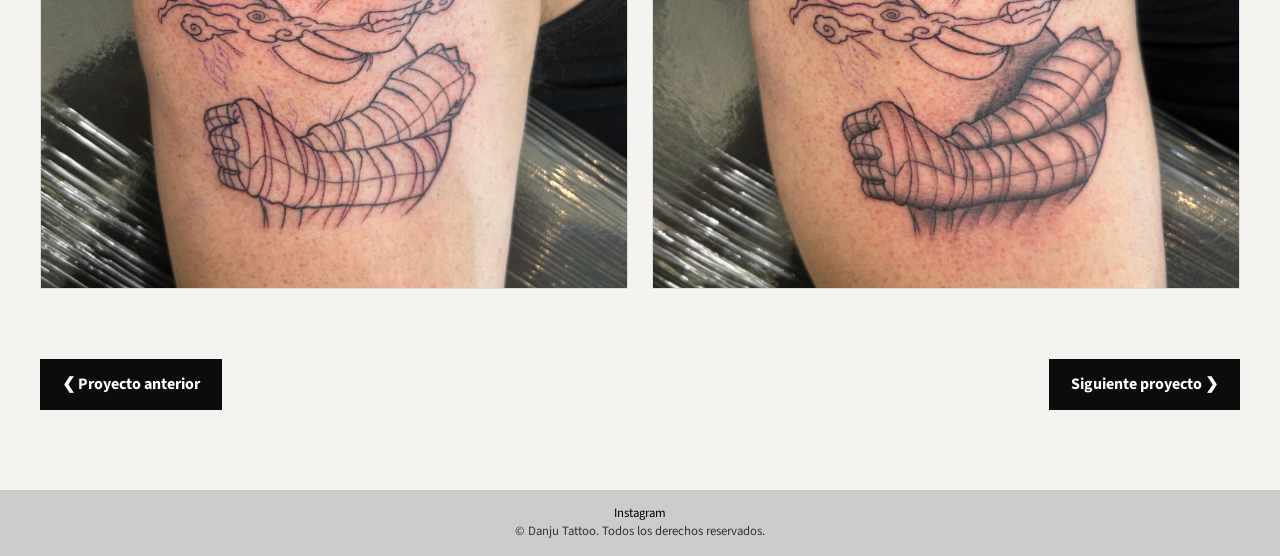
<file: trabajo2.html>
<!doctype html>
<html lang="es">

<head>
  <meta charset="UTF-8">
  <title>Rock Lee | Danju Tattoo</title>
  <meta name="viewport" content="width=device-width, initial-scale=1">

  <link href="CSS/navbar.css" rel="stylesheet" type="text/css">
  <link href="CSS/trabajo1.css" rel="stylesheet" type="text/css">
</head>
    
<body>

  <header class="top-nav">
    <div id="brand">
      <a href="index.html" class="logo">DANJU.TATTOO</a> 
    </div>
        
    <input id="menu-toggle" type="checkbox" />

    <label class="menu-button-container" for="menu-toggle">
      <div class="menu-button"></div>
    </label>
      
    <ul class="menu">
      <li><a href="index.html">Portfolio</a></li>
      <li><a href="sobre_mi.html">Sobre mí</a></li>
      <li><a href="contacto.html">Reserva</a></li>
      <li><a href="blog.html">Blog</a></li>
    </ul>
  </header>

  <main>

  
    <section class="proyecto-hero">
      <div class="proyecto-hero-texto">
        <p class="overline">Anime</p>
        <h1>Rock Lee</h1>
        <p>
          Tatuaje inspirado en el personaje de Rock Lee durante la batalla de los exámenes de Chūnin contra Gaara del Desierto.
        </p>
      </div>
    </section>

    <section class="proyecto-imagen-principal">
      <img src="images/rocklee3.jpg" alt="Tatuaje de Rock Lee finalizado">
    </section>

    <section class="proyecto-detalles">
      <article>
        <h2>Fase 1: delineado</h2>
        <p>
          En la primera fase se trabajó toda la estructura principal del tatuaje, marcando el dibujo y asegurando una lectura clara del personaje.
        </p>
      </article>

      <article>
        <h2>Sombreado</h2>
        <p>
          El sombreado comenzó por las vendas de los brazos, buscando volumen y contraste sin perder la estética anime de la pieza.
        </p>
      </article>

      <article>
        <h2>Material empleado</h2>
        <p>
          Agujas 09RL y 09RMC. Máquina: Cheyenne Sol Nova Unlimited II 4.0.
        </p>
      </article>
    </section>

    <section class="proyecto-galeria-simple">
      <img src="images/rocklee1.jpg" alt="Delineado del tatuaje de Rock Lee">
      <img src="images/rocklee2.jpg" alt="Proceso de sombreado del tatuaje de Rock Lee">
    </section>
      
    <div class="pagination">
      <a class="pag" href="trabajo1.html">❮ Proyecto anterior</a>
      <a class="pag" href="trabajo3.html">Siguiente proyecto ❯</a>
    </div>

  </main>
      
  <footer>
    <p>
      <a href="https://www.instagram.com/danju.tattoo/" target="_blank" rel="noopener noreferrer">
        Instagram
      </a>
      <br>
      © Danju Tattoo. Todos los derechos reservados.
    </p>
  </footer>

</body>
</html>
</file>
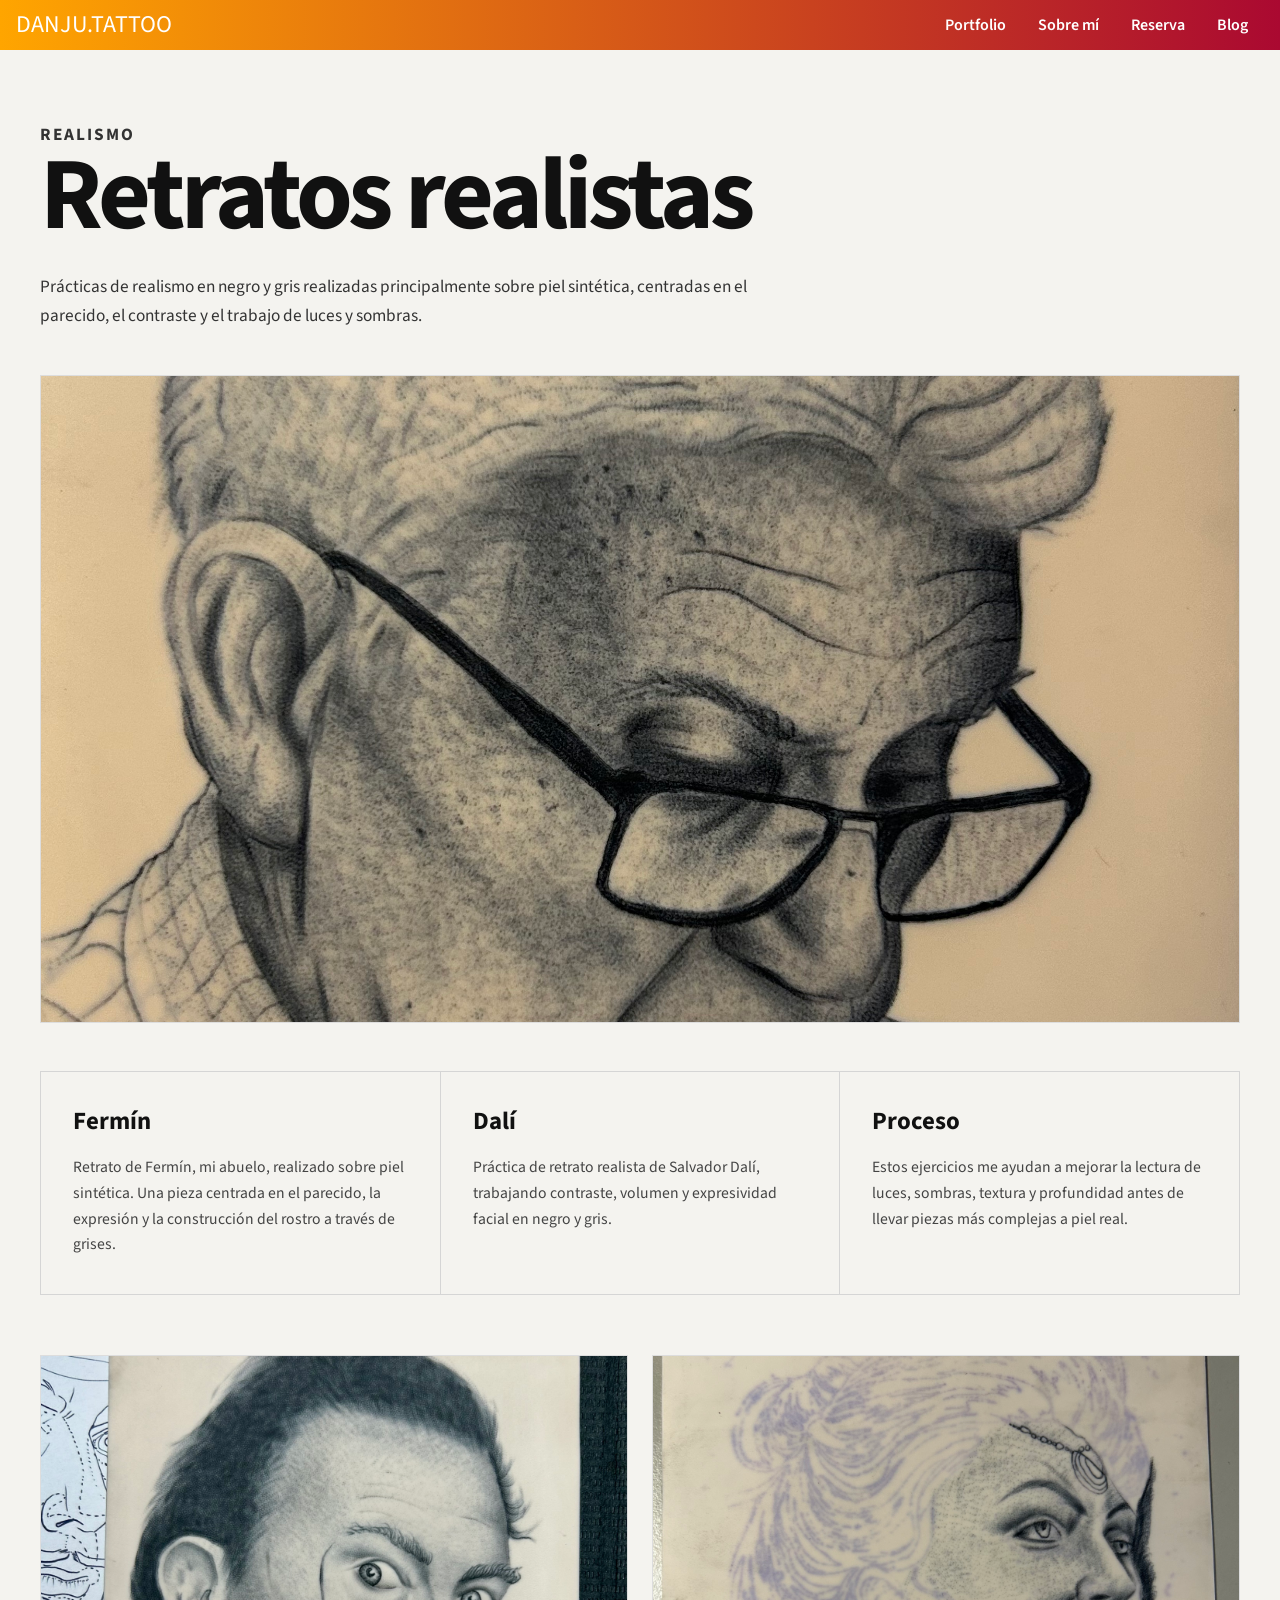
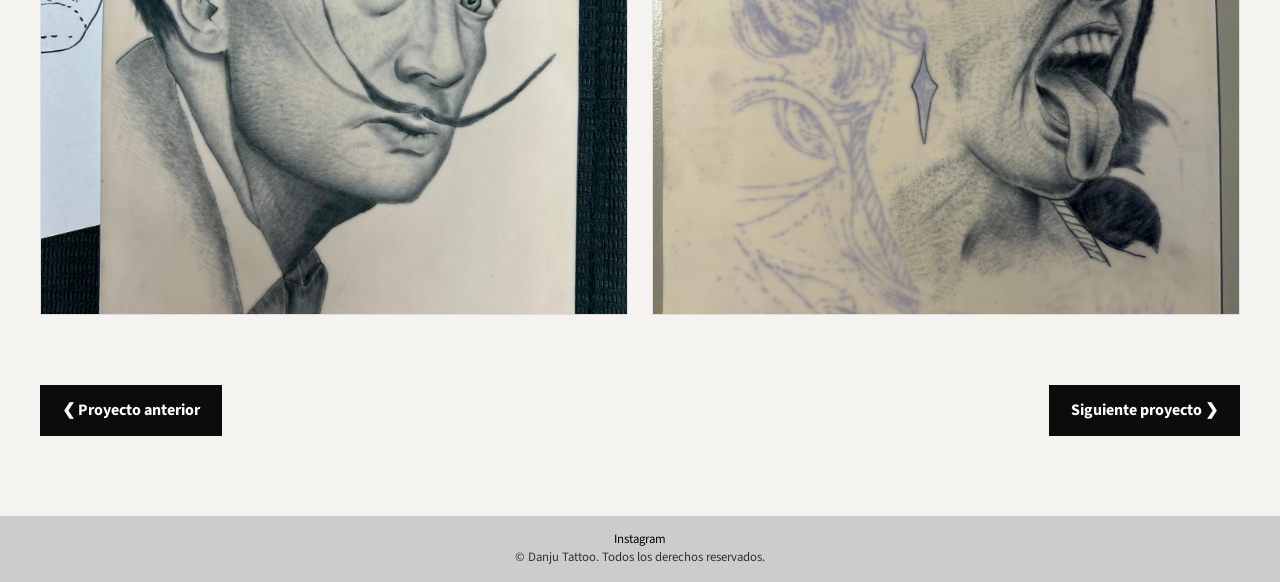
<file: trabajo3.html>
<!doctype html>
<html lang="es">

<head>
  <meta charset="UTF-8">
  <title>Retratos realistas | Danju Tattoo</title>
  <meta name="viewport" content="width=device-width, initial-scale=1">

  <link href="CSS/navbar.css" rel="stylesheet" type="text/css">
  <link href="CSS/trabajo1.css" rel="stylesheet" type="text/css">
</head>
    
<body>

  <header class="top-nav">
    <div id="brand">
      <a href="index.html" class="logo">DANJU.TATTOO</a> 
    </div>
        
    <input id="menu-toggle" type="checkbox" />

    <label class="menu-button-container" for="menu-toggle">
      <div class="menu-button"></div>
    </label>
      
    <ul class="menu">
      <li><a href="index.html">Portfolio</a></li>
      <li><a href="sobre_mi.html">Sobre mí</a></li>
      <li><a href="contacto.html">Reserva</a></li>
      <li><a href="blog.html">Blog</a></li>
    </ul>
  </header>

  <main>



    <section class="proyecto-hero">
      <div class="proyecto-hero-texto">
        <p class="overline">Realismo</p>
        <h1>Retratos realistas</h1>
        <p>
          Prácticas de realismo en negro y gris realizadas principalmente sobre piel sintética, centradas en el parecido, el contraste y el trabajo de luces y sombras.
        </p>
      </div>
    </section>

    <section class="proyecto-imagen-principal">
      <img src="images/fermin.jpg" alt="Retrato realista de Fermín en piel sintética">
    </section>

    <section class="proyecto-detalles">
      <article>
        <h2>Fermín</h2>
        <p>
          Retrato de Fermín, mi abuelo, realizado sobre piel sintética. Una pieza centrada en el parecido, la expresión y la construcción del rostro a través de grises.
        </p>
      </article>

      <article>
        <h2>Dalí</h2>
        <p>
          Práctica de retrato realista de Salvador Dalí, trabajando contraste, volumen y expresividad facial en negro y gris.
        </p>
      </article>

      <article>
        <h2>Proceso</h2>
        <p>
          Estos ejercicios me ayudan a mejorar la lectura de luces, sombras, textura y profundidad antes de llevar piezas más complejas a piel real.
        </p>
      </article>
    </section>

    <section class="proyecto-galeria-simple">
      <img src="images/dali.jpg" alt="Retrato realista de Salvador Dalí en piel sintética">
      <img src="images/bruja.jpg" alt="Proceso de retrato realista de bruja">
    </section>
      
    <div class="pagination">
      <a class="pag" href="trabajo2.html">❮ Proyecto anterior</a>
      <a class="pag" href="trabajo4.html">Siguiente proyecto ❯</a>
    </div>

  </main>
      
  <footer>
    <p>
      <a href="https://www.instagram.com/danju.tattoo/" target="_blank" rel="noopener noreferrer">
        Instagram
      </a>
      <br>
      © Danju Tattoo. Todos los derechos reservados.
    </p>
  </footer>

</body>
</html>
</file>
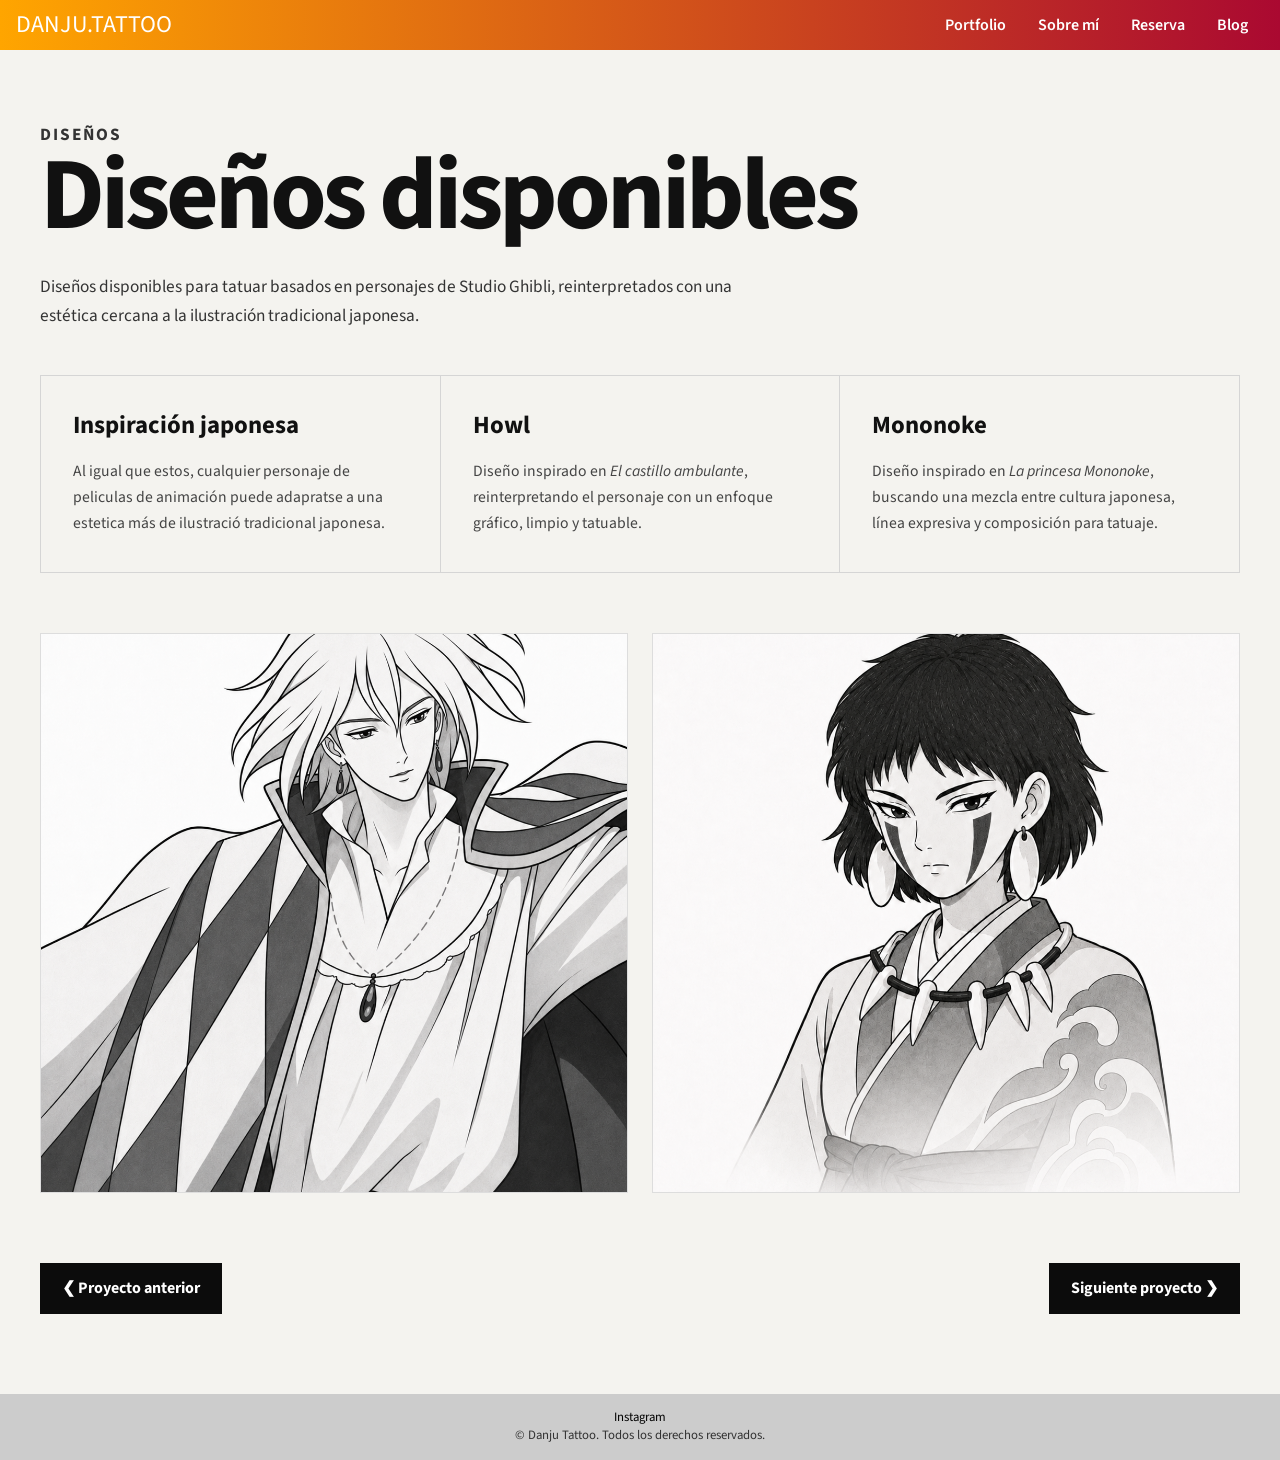
<file: trabajo4.html>
<!doctype html>
<html lang="es">

<head>
  <meta charset="UTF-8">
  <title>Diseños disponibles | Danju Tattoo</title>
  <meta name="viewport" content="width=device-width, initial-scale=1">

  <link href="CSS/navbar.css" rel="stylesheet" type="text/css">
  <link href="CSS/trabajo1.css" rel="stylesheet" type="text/css">
</head>
    
<body>

  <header class="top-nav">
    <div id="brand">
      <a href="index.html" class="logo">DANJU.TATTOO</a> 
    </div>
        
    <input id="menu-toggle" type="checkbox" />

    <label class="menu-button-container" for="menu-toggle">
      <div class="menu-button"></div>
    </label>
      
    <ul class="menu">
      <li><a href="index.html">Portfolio</a></li>
      <li><a href="sobre_mi.html">Sobre mí</a></li>
      <li><a href="contacto.html">Reserva</a></li>
      <li><a href="blog.html">Blog</a></li>
    </ul>
  </header>

  <main>

  

    <section class="proyecto-hero">
      <div class="proyecto-hero-texto">
        <p class="overline">Diseños</p>
        <h1>Diseños disponibles</h1>
        <p>
          Diseños disponibles para tatuar basados en personajes de Studio Ghibli, reinterpretados con una estética cercana a la ilustración tradicional japonesa.
        </p>
      </div>
    </section>

   

    <section class="proyecto-detalles">
      <article>
        <h2>Inspiración japonesa</h2>
        <p>
Al igual que estos, cualquier personaje de peliculas de animación puede adapratse a una estetica más de ilustració tradicional japonesa.
        </p>
      </article>

      <article>
        <h2>Howl</h2>
        <p>
          Diseño inspirado en <em>El castillo ambulante</em>, reinterpretando el personaje con un enfoque gráfico, limpio y tatuable.
        </p>
      </article>

      <article>
        <h2>Mononoke</h2>
        <p>
          Diseño inspirado en <em>La princesa Mononoke</em>, buscando una mezcla entre cultura japonesa, línea expresiva y composición para tatuaje.
        </p>
      </article>
    </section>

    <section class="proyecto-galeria-simple">
      <img src="images/howl.png" alt="Diseño disponible inspirado en Howl">
      <img src="images/mononoke.png" alt="Diseño disponible inspirado en La princesa Mononoke">
    </section>
      
    <div class="pagination">
      <a class="pag" href="trabajo3.html">❮ Proyecto anterior</a>
      <a class="pag" href="trabajo5.html">Siguiente proyecto ❯</a>
    </div>

  </main>
      
  <footer>
    <p>
      <a href="https://www.instagram.com/danju.tattoo/" target="_blank" rel="noopener noreferrer">
        Instagram
      </a>
      <br>
      © Danju Tattoo. Todos los derechos reservados.
    </p>
  </footer>

</body>
</html>
</file>
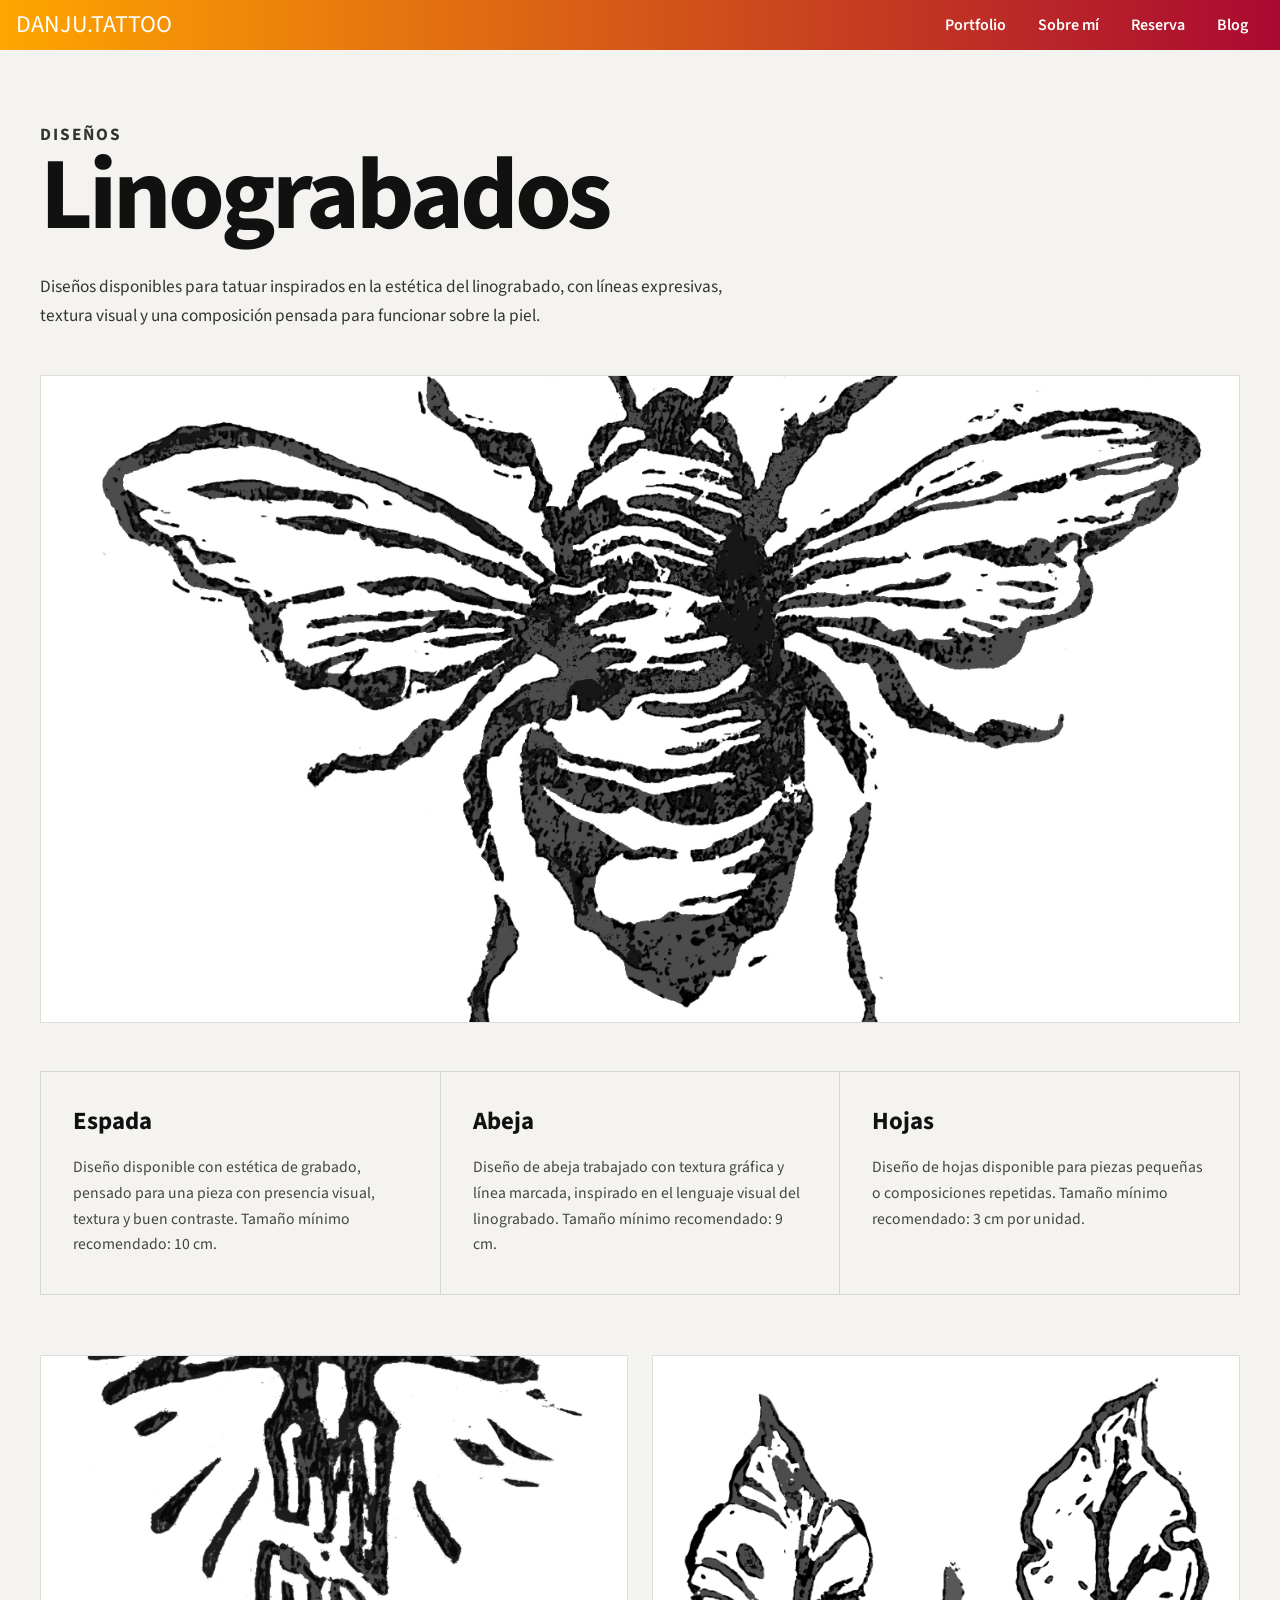
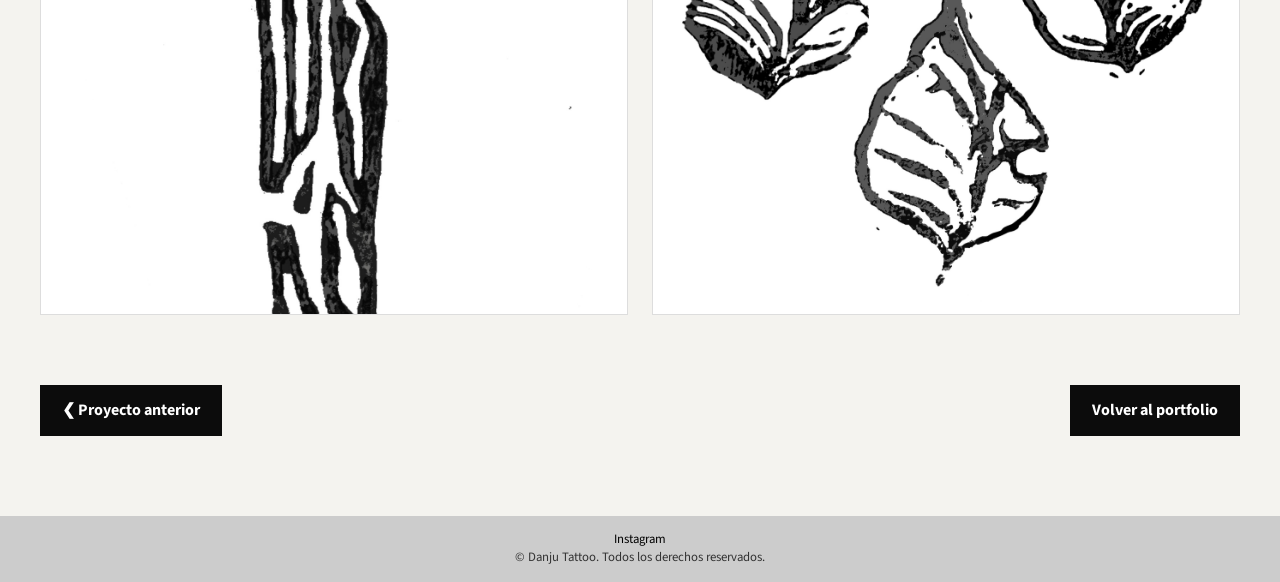
<file: trabajo6.html>
<!doctype html>
<html lang="es">

<head>
  <meta charset="UTF-8">
  <title>Linograbados | Danju Tattoo</title>
  <meta name="viewport" content="width=device-width, initial-scale=1">

  <link href="CSS/navbar.css" rel="stylesheet" type="text/css">
  <link href="CSS/trabajo1.css" rel="stylesheet" type="text/css">
</head>
    
<body>

  <header class="top-nav">
    <div id="brand">
      <a href="index.html" class="logo">DANJU.TATTOO</a> 
    </div>
        
    <input id="menu-toggle" type="checkbox" />

    <label class="menu-button-container" for="menu-toggle">
      <div class="menu-button"></div>
    </label>
      
    <ul class="menu">
      <li><a href="index.html">Portfolio</a></li>
      <li><a href="sobre_mi.html">Sobre mí</a></li>
      <li><a href="contacto.html">Reserva</a></li>
      <li><a href="blog.html">Blog</a></li>
    </ul>
  </header>

  <main>


    <section class="proyecto-hero">
      <div class="proyecto-hero-texto">
        <p class="overline">Diseños</p>
        <h1>Linograbados</h1>
        <p>
          Diseños disponibles para tatuar inspirados en la estética del linograbado, con líneas expresivas, textura visual y una composición pensada para funcionar sobre la piel.
        </p>
      </div>
    </section>

    <section class="proyecto-imagen-principal">
      <img src="images/grabado3.jpg" alt="Diseño de abeja estilo linograbado">
    </section>

    <section class="proyecto-detalles">
      <article>
        <h2>Espada</h2>
        <p>
          Diseño disponible con estética de grabado, pensado para una pieza con presencia visual, textura y buen contraste. Tamaño mínimo recomendado: 10 cm.
        </p>
      </article>

      <article>
        <h2>Abeja</h2>
        <p>
          Diseño de abeja trabajado con textura gráfica y línea marcada, inspirado en el lenguaje visual del linograbado. Tamaño mínimo recomendado: 9 cm.
        </p>
      </article>

      <article>
        <h2>Hojas</h2>
        <p>
          Diseño de hojas disponible para piezas pequeñas o composiciones repetidas. Tamaño mínimo recomendado: 3 cm por unidad.
        </p>
      </article>
    </section>

    <section class="proyecto-galeria-simple">
      <img src="images/grabado1.jpg" alt="Diseño de espada estilo linograbado">
      <img src="images/grabado4.jpg" alt="Diseño de hojas estilo linograbado">
    </section>
      
    <div class="pagination">
      <a class="pag" href="trabajo5.html">❮ Proyecto anterior</a>
      <a class="pag" href="index.html">Volver al portfolio</a>
    </div>

  </main>
      
  <footer>
    <p>
      <a href="https://www.instagram.com/danju.tattoo/" target="_blank" rel="noopener noreferrer">
        Instagram
      </a>
      <br>
      © Danju Tattoo. Todos los derechos reservados.
    </p>
  </footer>

</body>
</html>
</file>
<file: CSS/navbar.css>
@charset "UTF-8";

/* CSS Document */

html,
body {
  margin: 0;
  padding: 0;
  height: 100%;
  color: #333;
}

#brand {
  font-size: 1.5em;
}

.top-nav {
  display: flex;
  flex-direction: row;
  align-items: center;
  justify-content: space-between;

  background: linear-gradient(to right, orange, rgb(170, 9, 49));
  color: #FFF;

  height: 50px;
  padding: 0 1em;
}

.logo {
  color: white;
  text-decoration: none;
}

.logo:hover {
  opacity: 0.7;
}

.menu {
  display: flex;
  flex-direction: row;
  list-style-type: none;
  margin: 0;
  padding: 0;
}

.menu > li {
  margin: 0 1rem;
  overflow: hidden;
  font-weight: 600;
}

.menu > li a:link,
.menu > li a:visited {
  color: white;
  text-decoration: none;
}

.menu > li a:hover {
  color: rgba(255, 255, 255, 0.5);
}

.menu-button-container {
  display: none;
  height: 100%;
  width: 30px;
  cursor: pointer;
  flex-direction: column;
  justify-content: center;
  align-items: center;
}

#menu-toggle {
  display: none;
}

.menu-button,
.menu-button::before,
.menu-button::after {
  display: block;
  background-color: #fff;
  position: absolute;
  height: 4px;
  width: 30px;
  transition: transform 400ms cubic-bezier(0.23, 1, 0.32, 1);
  border-radius: 2px;
}

.menu-button::before {
  content: '';
  margin-top: -8px;
}

.menu-button::after {
  content: '';
  margin-top: 8px;
}

#menu-toggle:checked + .menu-button-container .menu-button::before {
  margin-top: 0;
  transform: rotate(405deg);
}

#menu-toggle:checked + .menu-button-container .menu-button {
  background: rgba(255, 255, 255, 0);
}

#menu-toggle:checked + .menu-button-container .menu-button::after {
  margin-top: 0;
  transform: rotate(-405deg);
}

@media (max-width: 700px) {

  .menu-button-container {
    display: flex;
  }

  .menu {
    position: absolute;
    top: 0;
    left: 0;
    margin-top: 50px;

    flex-direction: column;
    width: 100%;

    justify-content: center;
    align-items: center;
  }

  #menu-toggle ~ .menu li {
    height: 0;
    margin: 0;
    padding: 0;
    border: 0;
    transition: height 400ms cubic-bezier(0.23, 1, 0.32, 1);
  }

  #menu-toggle:checked ~ .menu li {
    border: 1px solid #333;
    height: 2.5em;
    padding: 0.5em;
  }

  .menu > li {
    display: flex;
    justify-content: center;

    margin: 0;
    padding: 0.5em 0;

    width: 100%;
    color: white;
    background-color: #222;
  }

  .menu > li:not(:last-child) {
    border-bottom: 1px solid #444;
  }
}
</file>
<file: CSS/articulo.css>
@charset "UTF-8";
/* CSS Document */
@import url('https://fonts.googleapis.com/css2?family=Playfair+Display:wght@600&family=Source+Sans+Pro:wght@400;600&display=swap');


html, body, div, span, object, iframe,
h1, h2, h3, h4, h5, h6, p, blockquote, pre,
abbr, address, cite, code,
del, dfn, em, img, ins, kbd, q, samp,
small, strong, sub, sup, var,
b, i,
dl, dt, dd, ol, ul, li,
fieldset, form, label, legend,
table, caption, tbody, tfoot, thead, tr, th, td,
article, aside, canvas, details, figcaption, figure, 
footer, header, hgroup, menu, nav, section, summary,
time, mark, audio, video {
  margin:0;
  padding:0;
  border:0;
  outline:0;
  font-size:100%;
  vertical-align:baseline;
  background:transparent;
}


* {
 margin: 0;
 padding: 0;
 box-sizing: border-box;
}

body {
 font: 16px/1.7 'Source Sans Pro', sans-serif;
 color: #333;
 background: #f4f3ef;
}

.post {
 max-width: 900px;
 margin: 60px auto;
 padding: 0 20px;
}

.post h1 {
 font-size: 56px;
 margin-bottom: 20px;

 line-height: 1.1;
}

.post-meta {
 color: #777;
 margin-bottom: 40px;
 font-size: 15px;
}

.post-image {
 width: 100%;
 margin-bottom: 40px;
}

.post-image img {
 width: 100%;
 display: block;
}

.post-content p {
 margin-bottom: 25px;
 font-size: 19px;
}

.post-content h2 {
 margin-top: 50px;
  color: crimson;
 margin-bottom: 20px;
 font-size: 32px;
}

.volver {
 display: inline-block;
 margin-top: 50px;
 text-decoration: none;
 color: crimson;
 font-weight: bold;
}

.volver:hover {
 opacity: 0.7;
}

@media (max-width: 768px) {

 .post h1 {
   font-size: 40px;
 }

 .post-content p {
   font-size: 17px;
 }

}

footer{
  width:100%;
  background-color:#ccc; 
}

footer p{ 
 font-size:0.8em;
 text-align:center; 
 padding:15px;
}

footer img{
  text-align:center;
  width: 32px;
  padding:5px;
}
</file>
<file: CSS/blogcss.css>
@charset "UTF-8";
/* CSS Document */
@import url('https://fonts.googleapis.com/css2?family=Playfair+Display:wght@600&family=Source+Sans+Pro:wght@400;600&display=swap');


html, body, div, span, object, iframe,
h1, h2, h3, h4, h5, h6, p, blockquote, pre,
abbr, address, cite, code,
del, dfn, em, img, ins, kbd, q, samp,
small, strong, sub, sup, var,
b, i,
dl, dt, dd, ol, ul, li,
fieldset, form, label, legend,
table, caption, tbody, tfoot, thead, tr, th, td,
article, aside, canvas, details, figcaption, figure, 
footer, header, hgroup, menu, nav, section, summary,
time, mark, audio, video {
  margin:0;
  padding:0;
  border:0;
  outline:0;
  font-size:100%;
  vertical-align:baseline;
  background:transparent;
}


* {
  margin: 0;
  padding: 0;
  box-sizing: border-box;
}

html, 
body {
  font: 16px/1.4 'Source Sans Pro', sans-serif;
  color: #333;
}


.blog-hero {
  padding: 40px 8% 60px;
  background-color: #f4f3ef;
  color: #0c0c0c;
  text-align: center;
}

.blog-hero h1 {
  font-size: 64px;
  margin-bottom: 20px;
  text-transform: uppercase;
  letter-spacing: -2px;
}

.blog-hero p {
  max-width: 650px;
  margin: 0 auto;
  font-size: 18px;
  line-height: 1.6;
  color: #60605e;
}

.blog-container {
  display: grid;
  grid-template-columns: repeat(2, 1fr);
  gap: 40px;
  padding: 60px 8% 100px;
  background-color: #f4f3ef;
}

.blog-card {
  background-color: #ffffff;
  border: 1px solid #b7b7b7;
  overflow: hidden;
  transition: transform 0.3s ease;
}

.blog-card:hover {
  transform: translateY(-8px);
}

.blog-card img {
  width: 100%;
  height: 320px;
  object-fit: cover;
  display: block;
}

.blog-content {
  padding: 30px;
}

.blog-category {
  display: inline-block;
  margin-bottom: 15px;
  font-size: 13px;
  text-transform: uppercase;
  letter-spacing: 1px;
  color: #8c1c13;
  font-weight: bold;
}

.blog-content h2 {
  font-size: 28px;
  margin-bottom: 15px;
  color: #0c0c0c;
}

.blog-content p {
  font-size: 16px;
  line-height: 1.6;
  color: #60605e;
  margin-bottom: 25px;
}

.blog-button {
  display: inline-block;
  text-decoration: none;
  color: #0c0c0c;
  border-bottom: 1px solid #0c0c0c;
  padding-bottom: 4px;
  font-weight: bold;
  transition: color 0.3s ease, border-color 0.3s ease;
}

.blog-button:hover {
  color: #8c1c13;
  border-color: #8c1c13;
}


@media screen and (max-width: 768px) {
  .blog-hero h1 {
    font-size: 42px;
  }

  .blog-container {
    grid-template-columns: 1fr;
    padding: 40px 6% 80px;
  }

  .blog-card img {
    height: 240px;
  }

  .blog-content h2 {
    font-size: 24px;
  }
}

footer{
  width:100%;
  background-color:#ccc; 
}

footer p{ 
 font-size:0.8em;
 text-align:center; 
 padding:15px;
}

footer img{
  text-align:center;
  width: 32px;
  padding:5px;
}
</file>
<file: CSS/porfolio.css>
@charset "UTF-8";
/* CSS Document */

@import url('https://fonts.googleapis.com/css2?family=Playfair+Display:wght@600&family=Source+Sans+Pro:wght@400;600;700&display=swap');


html, body, div, span, object, iframe,
h1, h2, h3, h4, h5, h6, p, blockquote, pre,
abbr, address, cite, code,
del, dfn, em, img, ins, kbd, q, samp,
small, strong, sub, sup, var,
b, i,
dl, dt, dd, ol, ul, li,
fieldset, form, label, legend,
table, caption, tbody, tfoot, thead, tr, th, td,
article, aside, canvas, details, figcaption, figure, 
footer, header, hgroup, menu, nav, section, summary,
time, mark, audio, video {
  margin: 0;
  padding: 0;
  border: 0;
  outline: 0;
  font-size: 100%;
  vertical-align: baseline;
  background: transparent;
}

* {
  box-sizing: border-box;
}

html,
body {
  font: 16px/1.4 'Source Sans Pro', sans-serif;
  color: #333;
  margin: 0;
  background-color: white;
}


a {
  text-decoration: none;
}

a:link,
a:visited {
  color: black;
}

a:active {
  color: crimson;
}


.logo,
.logo:link,
.logo:visited,
.logo:active {
  color: white;
  text-decoration: none;
}

.logo:hover {
  opacity: 0.7;
}


.hero {
  display: flex;
  justify-content: center;
  align-items: center;
  gap: 70px;
  background-color: #ececec;
  padding: 60px 40px;
}

.hero-text {
  width: 50%;
  max-width: 480px;
}

.hero-label {
  text-transform: uppercase;
  letter-spacing: 2px;
  font-size: 0.8rem;
  margin-bottom: 12px;
  color: #8c1c13;
  font-weight: 700;
}

.hero-text h2 {
  font-family: Arial, Helvetica, sans-serif;
  font-size: 2.5rem;
  line-height: 1.1;
  margin-bottom: 20px;
  color: #0c0c0c;
}

.hero-text p {
  line-height: 1.6;
  margin-bottom: 20px;
}

.hero-btn {
  display: inline-block;
  padding: 12px 20px;
  border: 1px solid #0c0c0c;
  color: #0c0c0c;
  text-decoration: none;
  font-weight: 700;
}

.hero-btn:visited,
.hero-btn:active {
  color: #0c0c0c;
}

.hero-btn:hover {
  background-color: #0c0c0c;
  color: white;
}

.hero img {
  width: 380px;
  height: 460px;
  object-fit: cover;
  display: block;
}

.cta-reserva {
  display: grid;
  grid-template-columns: repeat(2, 1fr);
  gap: 24px;
  padding: 70px 40px;
  background-color: #f4f3ef;
}
}

.cta-bloque {
  background-color: white;
  border: 1px solid #dddddd;
  padding: 36px;
}

.cta-bloque h2 {
  font-size: 2.4rem;
  line-height: 1.1;
  margin: 0 0 18px 0;
  color: #0c0c0c;
}

.cta-bloque p {
  line-height: 1.6;
  color: #333;
  margin-bottom: 24px;
}

.cta-btn {
  display: inline-block;
  width: fit-content;
  padding: 14px 24px;
  background-color: #0c0c0c;
  color: white !important;
  text-decoration: none;
  font-weight: bold;
}

.cta-btn:hover {
  background-color: #c33723;
  color: white !important;
}

.cta-btn.secundario {
  background-color: #c33723;
}

.cta-btn.secundario:hover {
  background-color: #0c0c0c;
}

.trabajos-section {
  padding: 70px 40px 50px 40px;
  background-color: white;
}

.trabajos-header {
  max-width: 900px;
  margin-bottom: 40px;
}

.section-label {
  text-transform: uppercase;
  letter-spacing: 2px;
  font-size: 0.8rem;
  margin-bottom: 10px;
  color: #f4f3ef;
  font-weight: 700;
}

.trabajos-header h2 {
  font-family: Arial, Helvetica, sans-serif;
  font-size: 3rem;
  line-height: 1.1;
  margin: 0 0 16px 0;
  color: #2f2f2f;
}

.trabajos-header p {
  max-width: 620px;
  line-height: 1.6;
  color: #555;
}


.container {
  display: grid;
  grid-template-columns: repeat(3, 1fr);
  gap: 24px;
}

.portfolio-card {
  display: block;
  background-color: white;
  border: 1px solid #dddddd;
  text-decoration: none;
  color: #0c0c0c;
  overflow: hidden;
  transition: transform 0.3s ease, box-shadow 0.3s ease;
}

.portfolio-card:link,
.portfolio-card:visited,
.portfolio-card:active {
  color: #0c0c0c;
}

.portfolio-card:hover {
  transform: translateY(-6px);
  box-shadow: 0 12px 30px rgba(195, 55, 35, 0.25);
  border-color: #c33723;
}
.portfolio-card:hover .portfolio-info h2,
.portfolio-card:hover .portfolio-info .overline {
  color: #c33723;
}
.portfolio-card img {
  width: 100%;
  height: 320px;
  object-fit: cover;
  display: block;
}

.portfolio-info {
  padding: 22px 24px 28px 24px;
}

.portfolio-info .overline {
  margin: 0 0 8px 0;
  text-transform: uppercase;
  font-size: 0.72rem;
  letter-spacing: 1px;
  font-weight: 700;
  color: #999;
}

.portfolio-info h2 {
  margin: 0 0 10px 0;
  font-family: Arial, Helvetica, sans-serif;
  font-size: 2rem;
  line-height: 1.1;
  color: #0c0c0c;
}

.portfolio-info p {
  margin: 0;
  font-size: 1rem;
  line-height: 1.4;
  color: #333;
  font-weight: 700;
}


footer {
  width: 100%;
  background-color: #ccc;
}

footer p {
  font-size: 0.8em;
  text-align: center;
  padding: 15px;
  margin: 0;
}

footer a,
footer a:visited,
footer a:active {
  color: black;
  text-decoration: none;
}

footer a:hover {
  color: #8c1c13;
}


@media (max-width: 913px) {
  .trabajos-section {
    padding: 50px 20px;
  }

  .trabajos-header h2 {
    font-size: 2.2rem;
  }

  .trabajos-header {
    margin-bottom: 30px;
  }

  .container {
    grid-template-columns: 1fr;
    gap: 20px;
  }

  .portfolio-card img {
    height: 280px;
  }

  .portfolio-info h2 {
    font-size: 1.7rem;
  }
}

@media (max-width: 768px) {
  .hero {
    flex-direction: column;
    text-align: center;
    gap: 30px;
    padding: 30px 20px;
  }

  .hero-text {
    width: 100%;
  }

  .hero-text h2 {
    font-size: 2rem;
  }

  .hero img {
    width: 80%;
    max-width: 320px;
    height: auto;
  }
}
@media (max-width: 768px) {
  .cta-reserva {
    grid-template-columns: repeat(2, 1fr);
    gap: 14px;
    padding: 40px 16px;
  }

  .cta-bloque {
    padding: 22px;
  }

  .cta-bloque h2 {
    font-size: 1.4rem;
  }

  .cta-bloque p {
    font-size: 0.9rem;
  }

  .cta-btn {
    width: fit-content;
    padding: 12px 16px;
    font-size: 0.85rem;
  }
}
</file>
<file: CSS/contacto.css>
@charset "UTF-8";
/* CSS Document */


.logo,
.logo:visited,
.logo:active {
  color: white;
  text-decoration: none;
}

.logo:hover {
  opacity: 0.7;
}

.calendario-reserva {
  margin-bottom: 40px;
  padding: 36px;
  background-color: white;
  border: 1px solid #dddddd;
}

.calendario-texto {
  margin-bottom: 24px;
}

.calendario-texto h2 {
  font-size: 2rem;
  margin: 0 0 14px 0;
  color: #0c0c0c;
}

.calendario-texto p {
  line-height: 1.6;
  color: #333;
}

.calendario-iframe {
  width: 100%;
  overflow: hidden;
}

.calendario-iframe iframe {
  width: 100%;
  min-height: 700px;
}
.btn-calendario,
.btn-calendario:link,
.btn-calendario:visited,
.btn-calendario:active {
  display: inline-block;
  padding: 14px 24px;
  background-color: #c33723;
  color: white !important;
  text-decoration: none;
  font-weight: bold;
}

.btn-calendario:hover {
  background-color: #8c1c13;
  color: white;
}

.contacto {
  background-color: #f4f3ef;
  padding: 80px 24px;
  min-height: 80vh;
}

.contacto-contenido {
  max-width: 1200px;
  margin: 0 auto;
}

.contacto-intro {
  margin-bottom: 36px;
}

.contacto-intro .section-label {
  text-transform: uppercase;
  letter-spacing: 3px;
  font-size: 0.75rem;
  font-weight: bold;
  color: #8c1c13;
  margin-bottom: 18px;
}

.contacto-intro h1 {
  font-size: 4rem;
  line-height: 1;
  margin: 0 0 24px 0;
  color: #cfcfcf;
}

.contacto-intro p {
  max-width: 650px;
  font-size: 1rem;
  line-height: 1.6;
  color: #333;
}

.contacto-form {
  background-color: white;
  padding: 36px;
  border: 1px solid #dddddd;
  display: flex;
  flex-direction: column;
  gap: 22px;
}

.form-group {
  display: flex;
  flex-direction: column;
  gap: 8px;
}

.form-group label {
  font-weight: 700;
  color: #0c0c0c;
}

.form-group input,
.form-group textarea {
  width: 100%;
  padding: 14px 16px;
  border: 1px solid #b7b7b7;
  background-color: #f9f9f9;
  font-family: inherit;
  font-size: 1rem;
  box-sizing: border-box;
}

.form-group textarea {
  resize: vertical;
}

.form-group input:focus,
.form-group textarea:focus {
  outline: none;
  border-color: #8c1c13;
  background-color: white;
}


.form-buttons {
  display: flex;
  justify-content:space-between;
  align-items: center;
  gap: 12px;
  flex-wrap: wrap;
  margin-top: 10px;
}

.form-buttons button {
  padding: 14px 24px;
  font-family: inherit;
  font-size: 1rem;
  font-weight: bold;
  cursor: pointer;
}

.form-buttons button[type="submit"] {
  background-color: #8c1c13;
  color: white;
  border: 1px solid #8c1c13;
}

.form-buttons button[type="submit"]:hover {
  background-color: #0c0c0c;
  border-color: #0c0c0c;
}

.btn-reset {
  background-color: #0C0C0C;
  color: white;
  border: 1px solid #0c0c0c;
}

.btn-reset:hover {
  background-color: #0c0c0c;
  color: white;
}



.contacto-extra {
  margin-top: 28px;
  line-height: 1.6;
  color: #333;
}

.contacto-extra a {
  color: #8c1c13;
  font-weight: bold;
  text-decoration: none;
}

.contacto-extra a:hover {
  text-decoration: underline;
}
.reserva-grid {
  display: grid;
  grid-template-columns: 1.2fr 1fr;
  gap: 32px;
  align-items: start;
}

.calendario-reserva,
.formulario-reserva {
  background-color: white;
  border: 1px solid #dddddd;
  padding: 32px;
  box-sizing: border-box;
}

.calendario-iframe iframe {
  width: 100%;
  height: 620px;
}

footer{
  width:100%;
  background-color:#ccc; 
}

footer p{ 
 font-size:0.8em;
 text-align:center; 
 padding:15px;
}

footer img{
  text-align:center;
  width: 32px;
  padding:5px;
}


@media (max-width: 768px) {
  .contacto {
    padding: 50px 20px;
  }

  .contacto-intro h1 {
    font-size: 2.8rem;
  }

  .contacto-form {
    padding: 24px;
  }

  .form-buttons {
    flex-direction: column;
  }

  .form-buttons button {
    width: 100%;
  }
  .btn-reset{
    margin-left:0;
  }
}
.reserva-grid {
  display: grid;
  grid-template-columns: 1.2fr 1fr;
  gap: 32px;
  align-items: start;
}

.calendario-reserva,
.formulario-reserva {
  background-color: white;
  border: 1px solid #dddddd;
  padding: 32px;
  box-sizing: border-box;
}

.calendario-iframe iframe {
  width: 100%;
  height: 620px;
}
</file>
<file: CSS/trabajo1.css>
@charset "UTF-8";
/* CSS Document */

@import url('https://fonts.googleapis.com/css2?family=Playfair+Display:wght@600&family=Source+Sans+Pro:wght@400;600&display=swap');


html, body, div, span, object, iframe,
h1, h2, h3, h4, h5, h6, p, blockquote, pre,
abbr, address, cite, code,
del, dfn, em, img, ins, kbd, q, samp,
small, strong, sub, sup, var,
b, i,
dl, dt, dd, ol, ul, li,
fieldset, form, label, legend,
table, caption, tbody, tfoot, thead, tr, th, td,
article, aside, canvas, details, figcaption, figure, 
footer, header, hgroup, menu, nav, section, summary,
time, mark, audio, video {
  margin:0;
  padding:0;
  border:0;
  outline:0;
  font-size:100%;
  vertical-align:baseline;
  background:transparent;
}

* {
  box-sizing: border-box;
  }

body {
margin: 0;
  font: 16px/1.4 'Source Sans Pro', sans-serif;color: #333;
background-color: #f4f3ef;
}

main {
width: 100%;
}



.ruta {
margin: 32px 40px 0 40px;
color: #999;
font-size: 0.9rem;
}

.ruta a,
.ruta a:visited {
color: #c33723;
text-decoration: none;
}

.ruta a:hover {
text-decoration: underline;
}


.proyecto-hero {
padding: 70px 40px 45px 40px;
}

.proyecto-hero-texto {
max-width: 940px;
}

.overline {
display: inline-block;
text-transform: uppercase;
letter-spacing: 2px;
font-size: 0.78rem;
color: #c33723;
font-weight: bold;
margin-bottom: 18px;
}

.proyecto-hero h1 {
font-size: clamp(3.4rem, 8vw, 7.5rem);
line-height: 0.92;
letter-spacing: -4px;
margin: 0 0 28px 0;
color: #111;
}

.proyecto-hero p {
max-width: 720px;
font-size: 1.08rem;
line-height: 1.7;
margin: 0;
color: #333;
}


.proyecto-imagen-principal {
padding: 0 40px 48px 40px;
}

.proyecto-imagen-principal img {
width: 100%;
height: 72vh;
min-height: 520px;
object-fit: cover;
object-position: center;
display: block;
background-color: white;
border: 1px solid #ddd;
}


.proyecto-detalles {
display: grid;
grid-template-columns: repeat(3, 1fr);
gap: 1px;
margin: 0 40px 60px 40px;
background-color: #d5d5d5;
border: 1px solid #d5d5d5;
}

.proyecto-detalles article {
background-color: #f4f3ef;
padding: 36px 32px;
}

.proyecto-detalles h2 {
font-size: 1.55rem;
line-height: 1.15;
margin: 0 0 18px 0;
color: #111;
}

.proyecto-detalles p {
font-size: 0.98rem;
line-height: 1.65;
margin: 0;
color: #444;
}


.proyecto-galeria-simple {
display: grid;
grid-template-columns: 1fr 1fr;
gap: 24px;
padding: 0 40px 70px 40px;
}

.proyecto-galeria-simple img {
width: 100%;
height: 560px;
object-fit: cover;
object-position: center;
display: block;
background-color: white;
border: 1px solid #ddd;
}


.pagination {
display: flex;
justify-content: space-between;
align-items: center;
gap: 18px;
padding: 0 40px 80px 40px;
}

.pagination a,
.pagination a:visited,
.pagination a:active {
display: inline-block;
color: white;
background-color: #0c0c0c;
padding: 14px 22px;
text-decoration: none;
font-weight: bold;
transition: background-color 0.25s ease, transform 0.25s ease;
}

.pagination a:hover {
background-color: #c33723;
transform: translateY(-2px);
}


footer {
width: 100%;
background-color: #ccc;
}

footer p {
font-size: 0.8em;
text-align: center;
padding: 15px;
margin: 0;
}

footer a,
footer a:visited,
footer a:active {
color: black;
text-decoration: none;
}

footer a:hover {
color: #c33723;
}

/* COMPATIBILIDAD CON ESTRUCTURA ANTIGUA */

.proyecto-header,
.proyecto-galeria,
.proyecto-bloque,
.imagen-grande {
display: none;
}

.img-loto {
  object-position: center 70%;
}

.img-chihiro {
  object-position: center 70%;
}

@media (max-width: 912px) {

.ruta {
margin: 24px 20px 0 20px;
}

.proyecto-hero {
padding: 50px 20px 32px 20px;
}

.proyecto-hero h1 {
font-size: clamp(2.8rem, 13vw, 5rem);
letter-spacing: -2px;
}

.proyecto-hero p {
font-size: 1rem;
}

.proyecto-imagen-principal {
padding: 0 20px 36px 20px;
}

.proyecto-imagen-principal img {
height: auto;
min-height: auto;
}

.proyecto-detalles {
grid-template-columns: 1fr;
margin: 0 20px 44px 20px;
}

.proyecto-detalles article {
padding: 28px 24px;
}

.proyecto-galeria-simple {
grid-template-columns: 1fr;
gap: 20px;
padding: 0 20px 56px 20px;
}

.proyecto-galeria-simple img {
height: auto;
}

.pagination {
flex-direction: column;
align-items: stretch;
padding: 0 20px 60px 20px;
}

.pagination a {
width: 100%;
text-align: center;
}
}


@media (max-width: 520px) {

.proyecto-hero {
padding-top: 42px;
}

.overline {
font-size: 0.72rem;
letter-spacing: 1.6px;
}

.proyecto-hero h1 {
font-size: 2.8rem;
line-height: 0.98;
}

.proyecto-detalles h2 {
font-size: 1.35rem;
}

.proyecto-detalles p {
font-size: 0.95rem;
}
}
</file>
